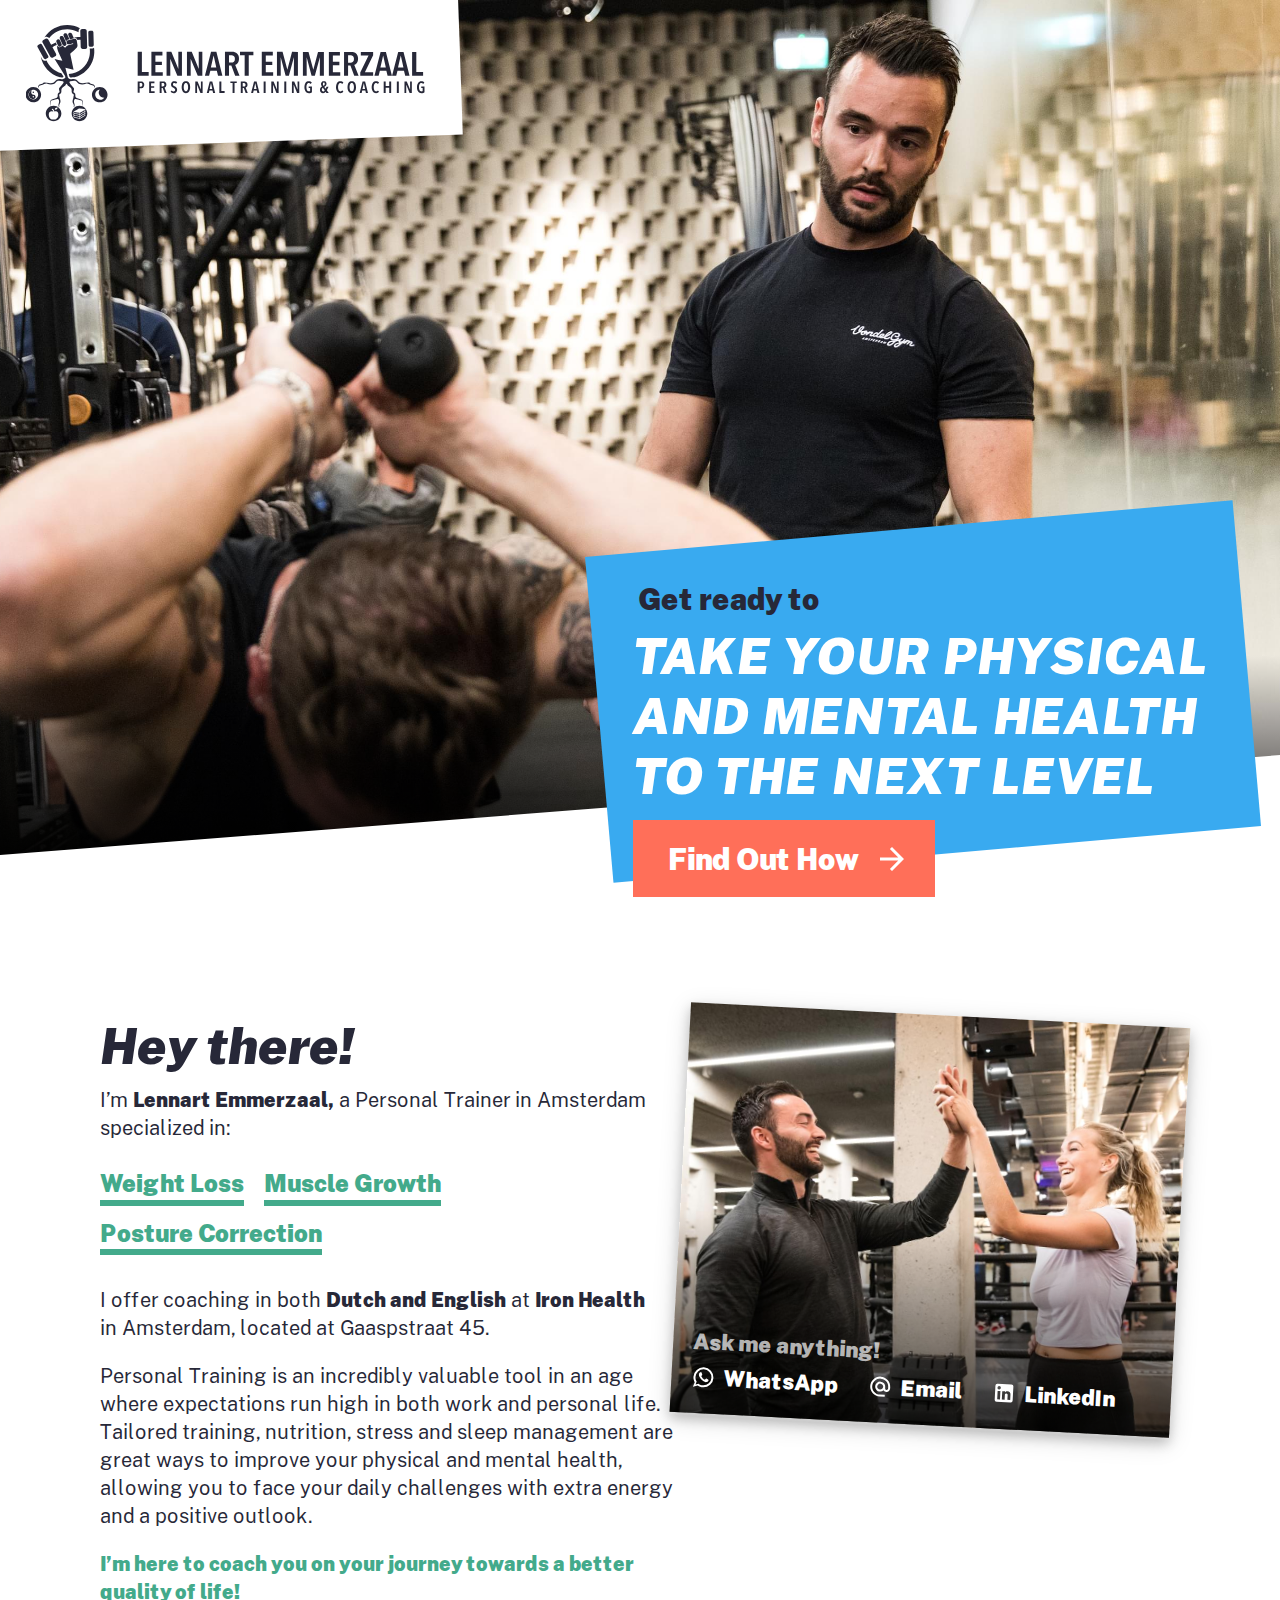
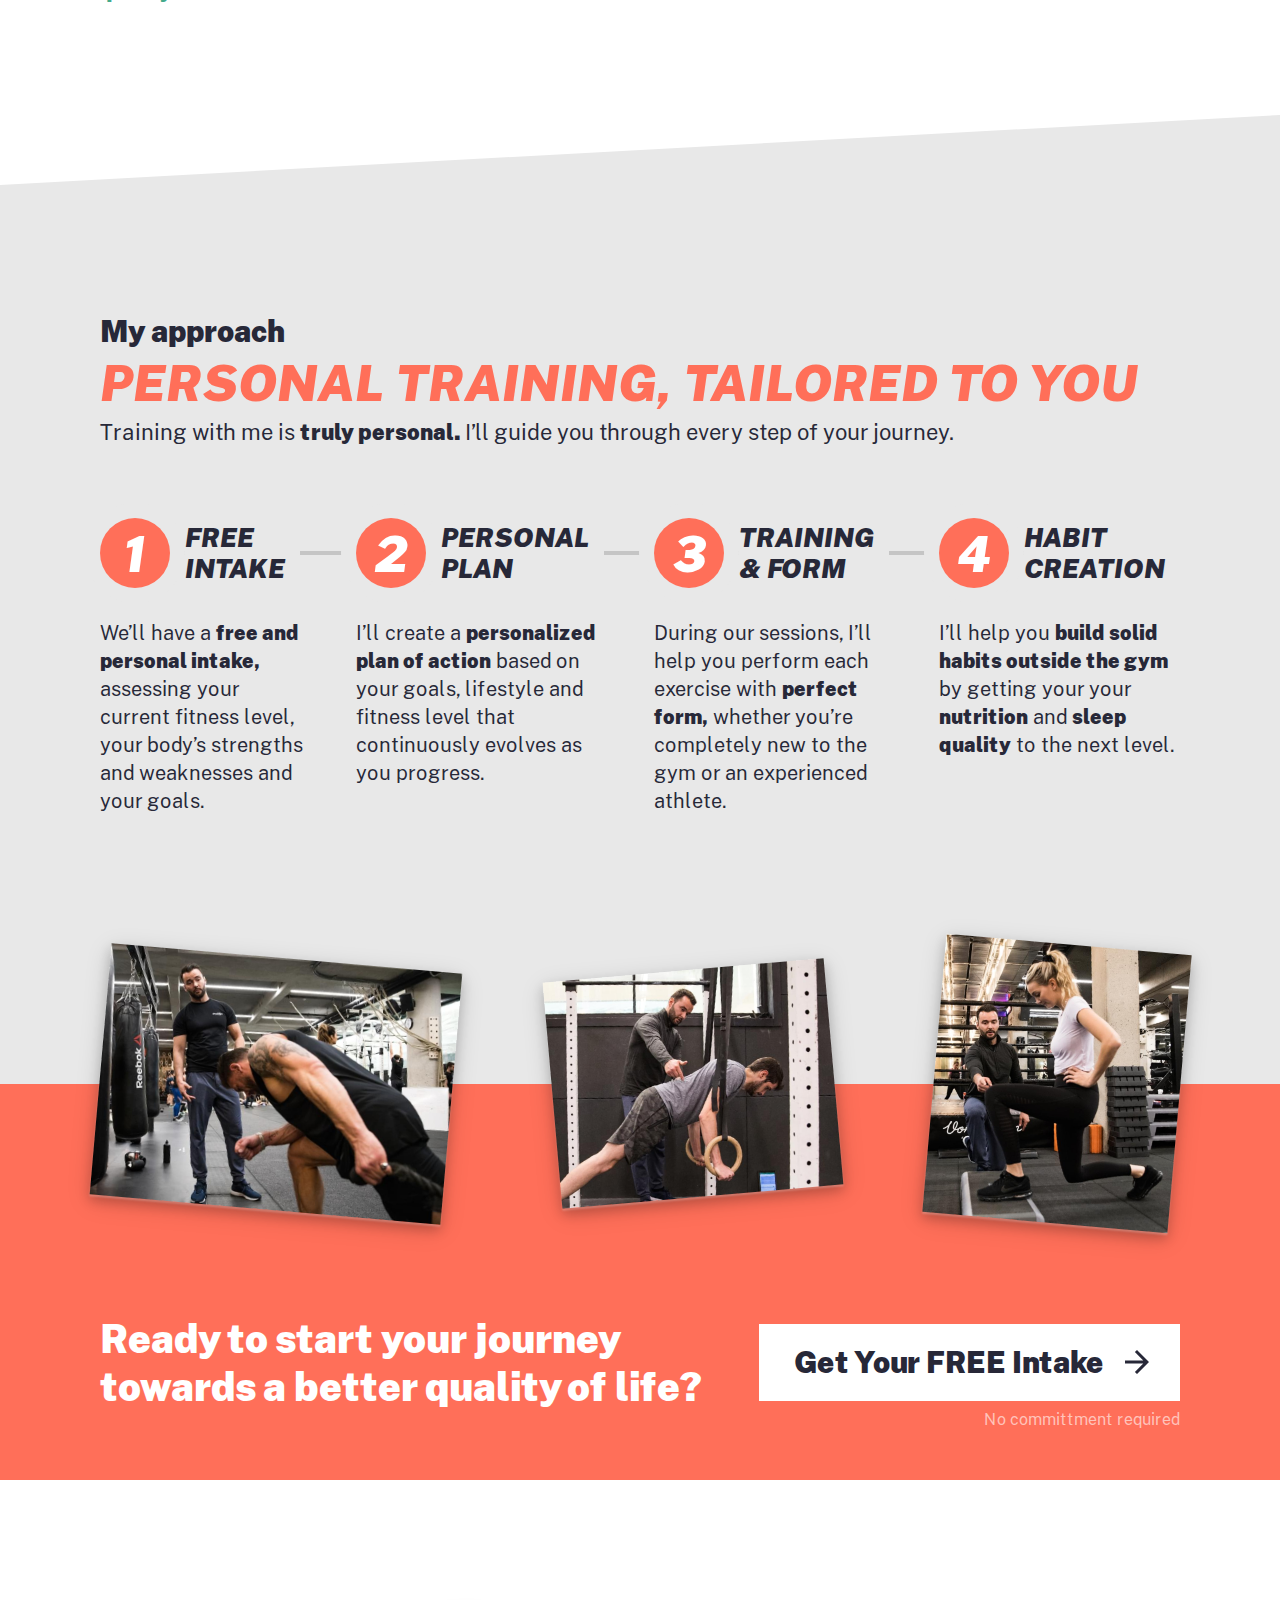
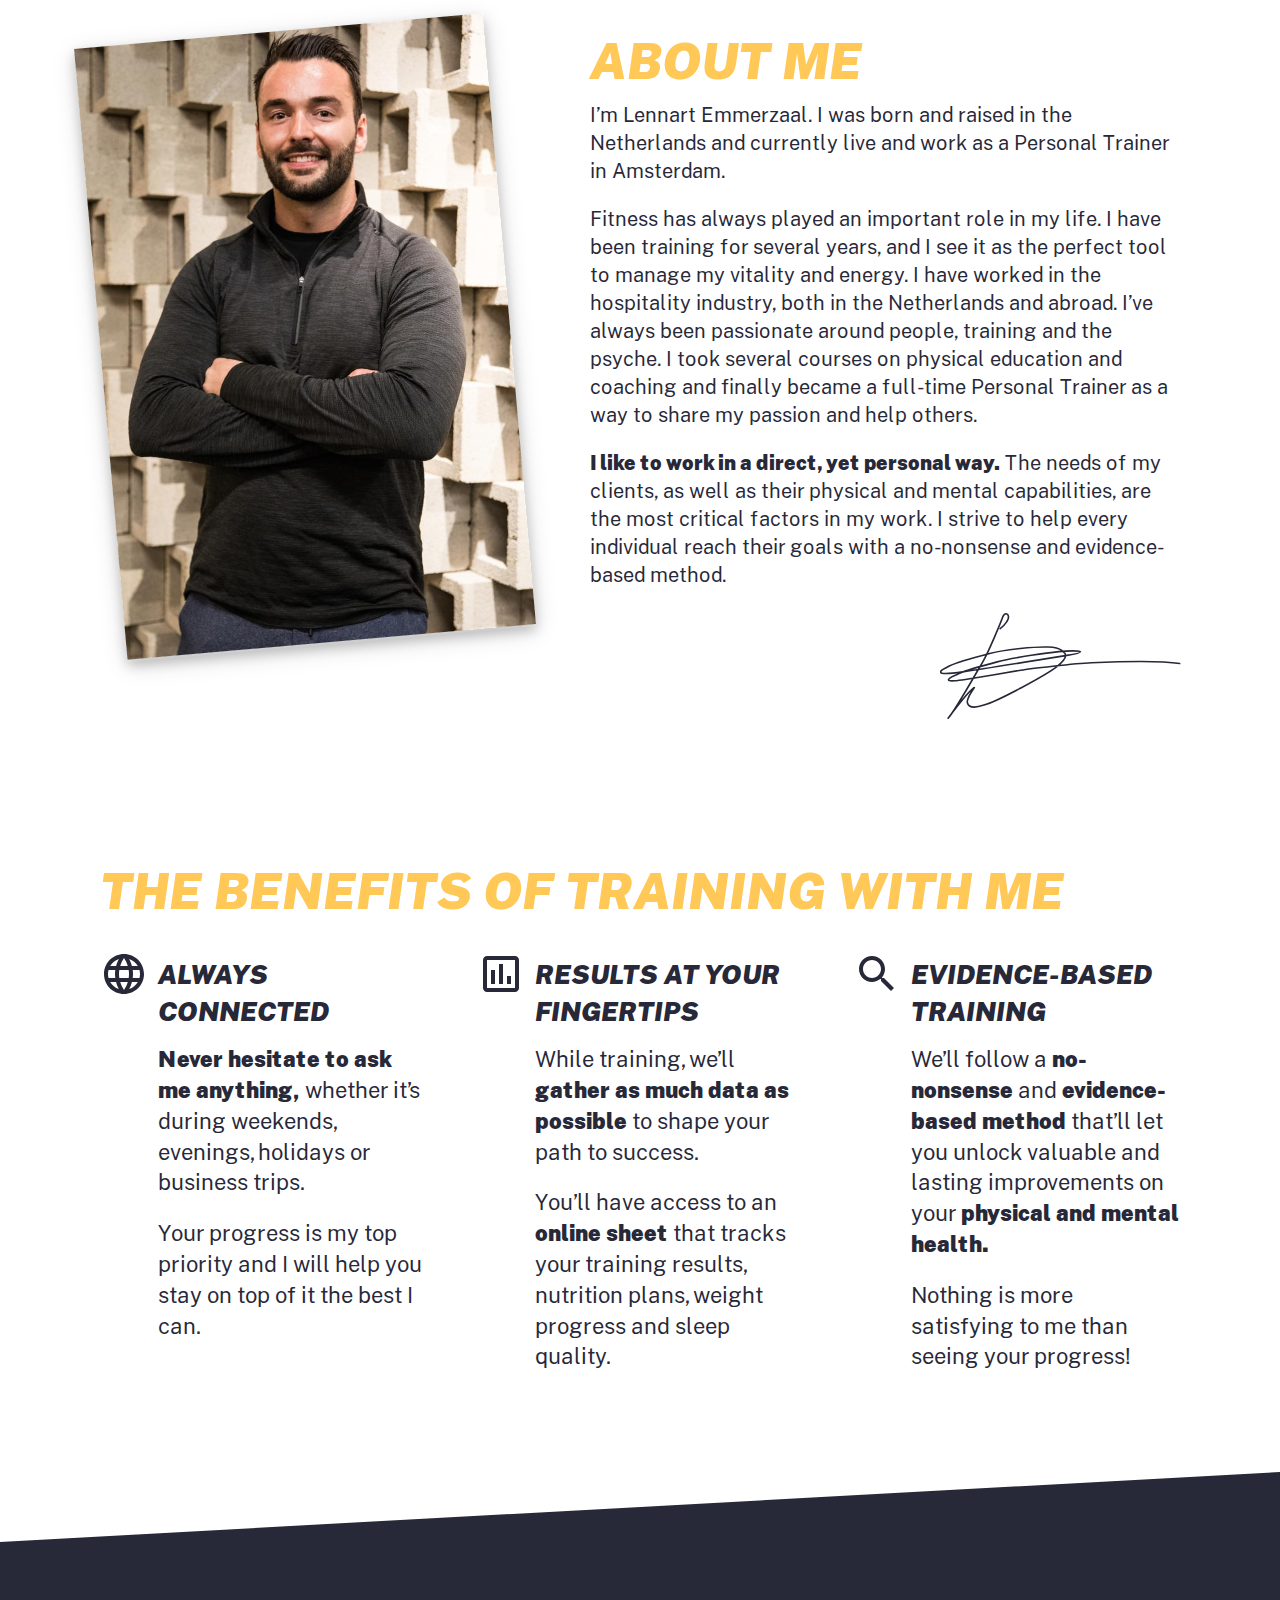
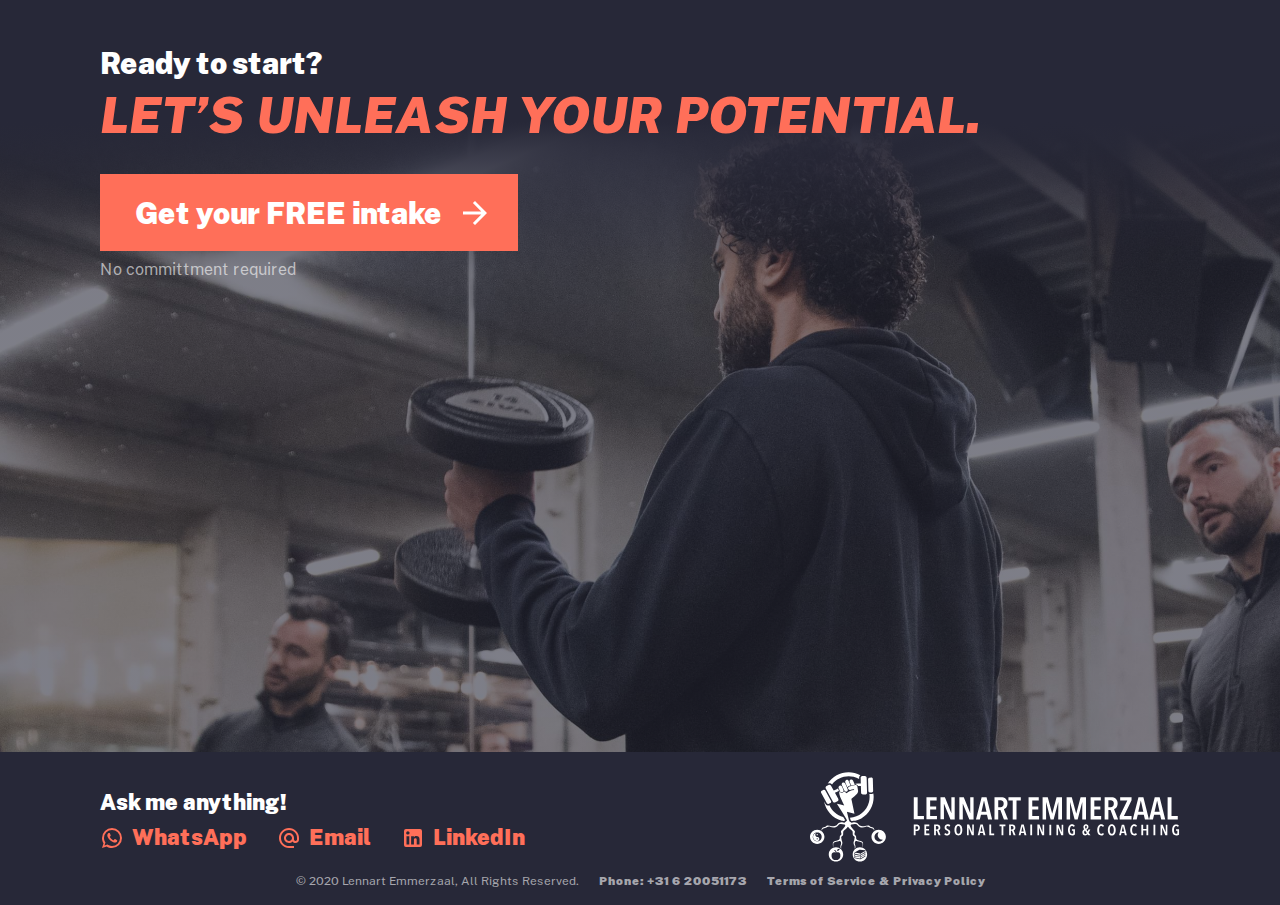
<file: index.html>
<!DOCTYPE html>
<html lang="en">
  <head>
    <meta charset="UTF-8" />
    <meta name="viewport" content="width=device-width, initial-scale=1.0" />
    <meta http-equiv="X-UA-Compatible" content="ie=edge" />
    <title>Lennart Emmerzaal — Personal Trainer & Coach in Amsterdam</title>
    <meta
      name="description"
      content="Lennart Emmerzaal is a Personal Trainer specialized in Weight Loss, Muscle Growth and Posture Correction and operating at Iron Health in Amsterdam. Sign up for a Free Intake!"
    />
    <meta
      name="keywords"
      content="personal trainer,amsterdam,iron health,training,weight loss,muscle growth,posture correction,fitness plan,gym trainer,fitness,weight training,coaching,free intake"
    />
    <script>
      (function (w, d, s, l, i) {
        w[l] = w[l] || [];
        w[l].push({ "gtm.start": new Date().getTime(), event: "gtm.js" });
        var f = d.getElementsByTagName(s)[0],
          j = d.createElement(s),
          dl = l != "dataLayer" ? "&l=" + l : "";
        j.async = true;
        j.src = "https://www.googletagmanager.com/gtm.js?id=" + i + dl;
        f.parentNode.insertBefore(j, f);
      })(window, document, "script", "dataLayer", "GTM-MBVVD8T");
    </script>
    <link rel="icon" type="image/png" href="/images/favicon.png" />
    <link rel="stylesheet" href="./style/index.css" />
    <script src="/js/index.js"></script>
    <script src="/js/cookieconsent.min.js"></script>
  </head>
  <body>
    <noscript
      ><iframe
        src="https://www.googletagmanager.com/ns.html?id=GTM-MBVVD8T"
        height="0"
        width="0"
        style="display: none; visibility: hidden"
      ></iframe
    ></noscript>
    <section class="hero">
      <a class="hero__logo-container" href="/">
        <img
          alt="Lennart Emmerzaal"
          src="/images/logo.svg"
          class="hero__logo"
        />
      </a>
      <div class="hero__blurb-container">
        <div class="hero__blurb-content">
          <div class="hero__blurb-preamble">Get ready to</div>
          <div class="hero__blurb-main">
            Take your physical and mental health to the next level
          </div>
          <a href="#approach" class="button hero__blurb-button">
            Find Out How
            <img
              src="/images/icons/arrow_forward-white.svg"
              class="button__icon"
            />
          </a>
        </div>
      </div>
      <!-- 
      <input type="checkbox" class="hero__nav-toggle" />
      <div class="hero__nav-container">
        <div class="hero__nav-item hero__nav-item--current">
          <a href="/">
            <img src="/images/icons/home-white.svg" alt="Home" />
          </a>
        </div>
        <div class="hero__nav-item">
          <a href="/in-person-training.html">In-person training</a>
        </div>
        <div class="hero__nav-item">
          <a href="/online-training.html">Online training</a>
        </div>
      </div>
      -->
      <div class="hero__backdrop-container hero__backdrop-container--animated">
        <div class="hero__backdrop"></div>
      </div>
    </section>
    <main class="intro">
      <aside class="intro__visual">
        <img
          src="images/photography/intro photo.jpg"
          alt=""
          class="intro__photo"
        />

        <div class="ama intro__ama">
          <div class="ama__explainer">Ask me anything!</div>
          <div class="ama__options">
            <a
              href="https://wa.me/31620051173?text=Hey%20Lennart"
              target="_blank"
              class="ama__option"
            >
              <img
                src="/images/icons/whatsapp-white.svg"
                alt=""
                class="ama__option-icon"
              />WhatsApp
            </a>
            <a
              href="mailto:lennart.emmerzaal@gmail.com?subject=Inquiry&body=Hey%20Lennart"
              target="_blank"
              class="ama__option"
            >
              <img
                src="/images/icons/at-white.svg"
                alt=""
                class="ama__option-icon"
              />Email
            </a>
            <a
              href="https://nl.linkedin.com/in/lennart-emmerzaal-549878171"
              target="_blank"
              class="ama__option"
            >
              <img
                src="/images/icons/linkedin-white.svg"
                alt=""
                class="ama__option-icon"
              />LinkedIn
            </a>
          </div>
        </div>
      </aside>
      <div class="intro__textual">
        <div class="intro__title">Hey there!</div>

        <div class="intro__content">
          <h1 class="intro__first">
            I’m <strong>Lennart Emmerzaal,</strong> a Personal Trainer in
            Amsterdam specialized&nbsp;in:
            <span class="intro__specialties">
              <span class="intro__specialty">Weight Loss</span
              ><span class="intro__specialty-separator">, </span>
              <span class="intro__specialty">Muscle Growth</span
              ><span class="intro__specialty-separator"> and </span>
              <span class="intro__specialty">Posture Correction</span>
            </span>
          </h1>

          <p>
            I offer coaching in both <strong>Dutch and English</strong> at
            <strong>Iron Health</strong>
            in&nbsp;Amsterdam, located at Gaaspstraat 45.
          </p>

          <p>
            Personal Training is an incredibly valuable tool in an age where
            expectations run high in both work and personal life. Tailored
            training, nutrition, stress and sleep management are great ways to
            improve your physical and mental health, allowing you to face your
            daily challenges with extra energy and a positive outlook.
          </p>

          <p class="intro__assertion">
            I’m here to coach you on your journey towards a better quality of
            life!
          </p>
        </div>
      </div>
    </main>
    <section id="approach" class="approach">
      <div class="approach__explainer">
        <div class="pre-title">My approach</div>
        <h2 class="approach__title">Personal training, tailored to you</h2>
        <div class="post-title">
          Training with me is <strong>truly personal.</strong> I’ll guide you
          through every step of your journey.
        </div>

        <div class="approach__steps">
          <div class="approach__step">
            <div class="approach__step-header">
              <div class="approach__step-number">1</div>
              <div class="approach__step-title">Free <br />Intake</div>
            </div>
            <div class="approach__step-content">
              We’ll have a <strong>free and personal intake,</strong> assessing
              your current fitness level, your body’s strengths and weaknesses
              and your goals.
            </div>
          </div>
          <div class="approach__step">
            <div class="approach__step-header">
              <div class="approach__step-number">2</div>
              <div class="approach__step-title">Personal <br />Plan</div>
            </div>
            <div class="approach__step-content">
              I’ll create a <strong>personalized plan of action</strong> based
              on your goals, lifestyle and fitness level that continuously
              evolves as you progress.
            </div>
          </div>
          <div class="approach__step">
            <div class="approach__step-header">
              <div class="approach__step-number">3</div>
              <div class="approach__step-title">Training <br />&amp; Form</div>
            </div>
            <div class="approach__step-content">
              During our sessions, I’ll help you perform each exercise with
              <strong>perfect form,</strong> whether you’re completely new to
              the gym or an experienced athlete.
            </div>
          </div>
          <div class="approach__step">
            <div class="approach__step-header">
              <div class="approach__step-number">4</div>
              <div class="approach__step-title">Habit <br />Creation</div>
            </div>
            <div class="approach__step-content">
              I’ll help you
              <strong>build solid habits outside the gym</strong> by getting
              your your <strong>nutrition</strong> and
              <strong>sleep quality</strong> to the next level.
            </div>
          </div>
        </div>
      </div>

      <div class="approach__cta">
        <div class="approach__cta-photostrip">
          <img
            src="images/photography/approach photo 1.jpg"
            alt=""
            class="approach__cta-photostrip-photo"
          />
          <img
            src="images/photography/approach photo 2.jpg"
            alt=""
            class="approach__cta-photostrip-photo"
          />
          <img
            src="images/photography/approach photo 3.jpg"
            alt=""
            class="approach__cta-photostrip-photo"
          />
        </div>
        <div class="approach__cta-content">
          <h3 class="approach__cta-blurb">
            Ready to start your journey <br />towards a better quality of life?
          </h3>
          <div class="approach__cta-button-container">
            <a href="/intake.html" class="button button--inverted">
              Get Your FREE Intake
              <img
                src="/images/icons/arrow_forward-dark_blue.svg"
                class="button__icon"
              />
            </a>
            <div class="approach__cta-button-subtext">
              No committment required
            </div>
          </div>
        </div>
      </div>
    </section>
    <section class="about">
      <div class="about__bio">
        <img
          src="images/photography/about photo.jpg"
          alt=""
          class="about__bio-photo"
        />
        <div class="about__bio-textual">
          <h2 class="about__title">About me</h2>
          <div class="about__bio-content">
            <p>
              I’m Lennart Emmerzaal. I was born and raised in the Netherlands
              and currently live and work as a Personal Trainer in Amsterdam.
            </p>
            <p>
              Fitness has always played an important role in my life. I have
              been training for several years, and I see it as the perfect tool
              to manage my vitality and energy. I have worked in the hospitality
              industry, both in the Netherlands and abroad. I’ve always been
              passionate around people, training and the psyche. I took several
              courses on physical education and coaching and finally became a
              full-time Personal Trainer as a way to share my passion and help
              others.
            </p>
            <p>
              <strong>I like to work in a direct, yet personal way.</strong> The
              needs of my clients, as well as their physical and mental
              capabilities, are the most critical factors in my work. I strive
              to help every individual reach their goals with a no-nonsense and
              evidence-based method.
            </p>

            <img
              src="/images/signature.svg"
              alt="—Lennart Emmerzaal"
              class="about__bio-signature"
            />
          </div>
        </div>
      </div>
      <div class="about__benefits">
        <h2 class="about__benefits-title">The benefits of training with me</h2>
        <div class="about__benefits-container">
          <div class="benefit">
            <img src="/images/icons/language.svg" alt="" class="benefit-icon" />
            <div class="benefit-content">
              <div class="benefit-title">Always<br />connected</div>
              <div class="benefit-description">
                <p>
                  <strong>Never hesitate to ask me anything,</strong> whether
                  it’s during weekends, evenings, holidays or business trips.
                </p>
                <p>
                  Your progress is my top priority and I will help you stay on
                  top of it the best I can.
                </p>
              </div>
            </div>
          </div>
          <div class="benefit">
            <img src="/images/icons/poll.svg" alt="" class="benefit-icon" />
            <div class="benefit-content">
              <div class="benefit-title">Results at your<br />fingertips</div>
              <div class="benefit-description">
                <p>
                  While training, we’ll
                  <strong>gather as much data as possible</strong> to shape your
                  path to success.
                </p>
                <p>
                  You’ll have access to an <strong>online sheet</strong> that
                  tracks your training results, nutrition plans, weight progress
                  and sleep quality.
                </p>
              </div>
            </div>
          </div>
          <div class="benefit">
            <img src="/images/icons/search.svg" alt="" class="benefit-icon" />
            <div class="benefit-content">
              <div class="benefit-title">Evidence-based<br />training</div>
              <div class="benefit-description">
                <p>
                  We’ll follow a <strong>no-nonsense</strong> and
                  <strong>evidence-based method</strong> that’ll let you unlock
                  valuable and lasting improvements on your
                  <strong>physical and mental health.</strong>
                </p>
                <p>
                  Nothing is more satisfying to me than seeing your progress!
                </p>
              </div>
            </div>
          </div>
        </div>
      </div>
    </section>
    <section class="closing-cta">
      <div class="pre-title closing-cta__pre-title">Ready to start?</div>
      <h2 class="closing-cta__title">Let’s Unleash your potential.</h2>
      <a href="/intake.html" class="button closing-cta__button">
        Get your FREE intake
        <img src="/images/icons/arrow_forward-white.svg" class="button__icon" />
      </a>
      <div class="closing-cta__button-subtext">No committment required</div>
    </section>
    <footer class="footer">
      <div class="footer__upper">
        <div class="ama ama--red footer__ama">
          <div class="ama__explainer">Ask me anything!</div>
          <div class="ama__options">
            <a
              href="https://wa.me/31620051173?text=Hey%20Lennart"
              target="_blank"
              class="ama__option"
            >
              <img
                src="/images/icons/whatsapp-red.svg"
                alt=""
                class="ama__option-icon"
              />WhatsApp
            </a>
            <a
              href="mailto:lennart.emmerzaal@gmail.com?subject=Inquiry&body=Hey%20Lennart"
              target="_blank"
              class="ama__option"
            >
              <img
                src="/images/icons/at-red.svg"
                alt=""
                class="ama__option-icon"
              />Email
            </a>
            <a
              href="https://nl.linkedin.com/in/lennart-emmerzaal-549878171"
              target="_blank"
              class="ama__option"
            >
              <img
                src="/images/icons/linkedin-red.svg"
                alt=""
                class="ama__option-icon"
              />LinkedIn
            </a>
          </div>
        </div>
        <div class="footer__attribution">
          <img
            alt=""
            src="/images/logo-smaller-white.svg"
            class="footer__attribution-logo"
          />
        </div>
      </div>
      <div class="footer__lower">
        <span>&copy; 2020 Lennart Emmerzaal, All Rights Reserved.</span>
        <a href="#" class="js__phone-number"></a>
        <a href="/terms.html">Terms of Service & Privacy Policy</a>
      </div>
    </footer>
  </body>
</html>
</file>
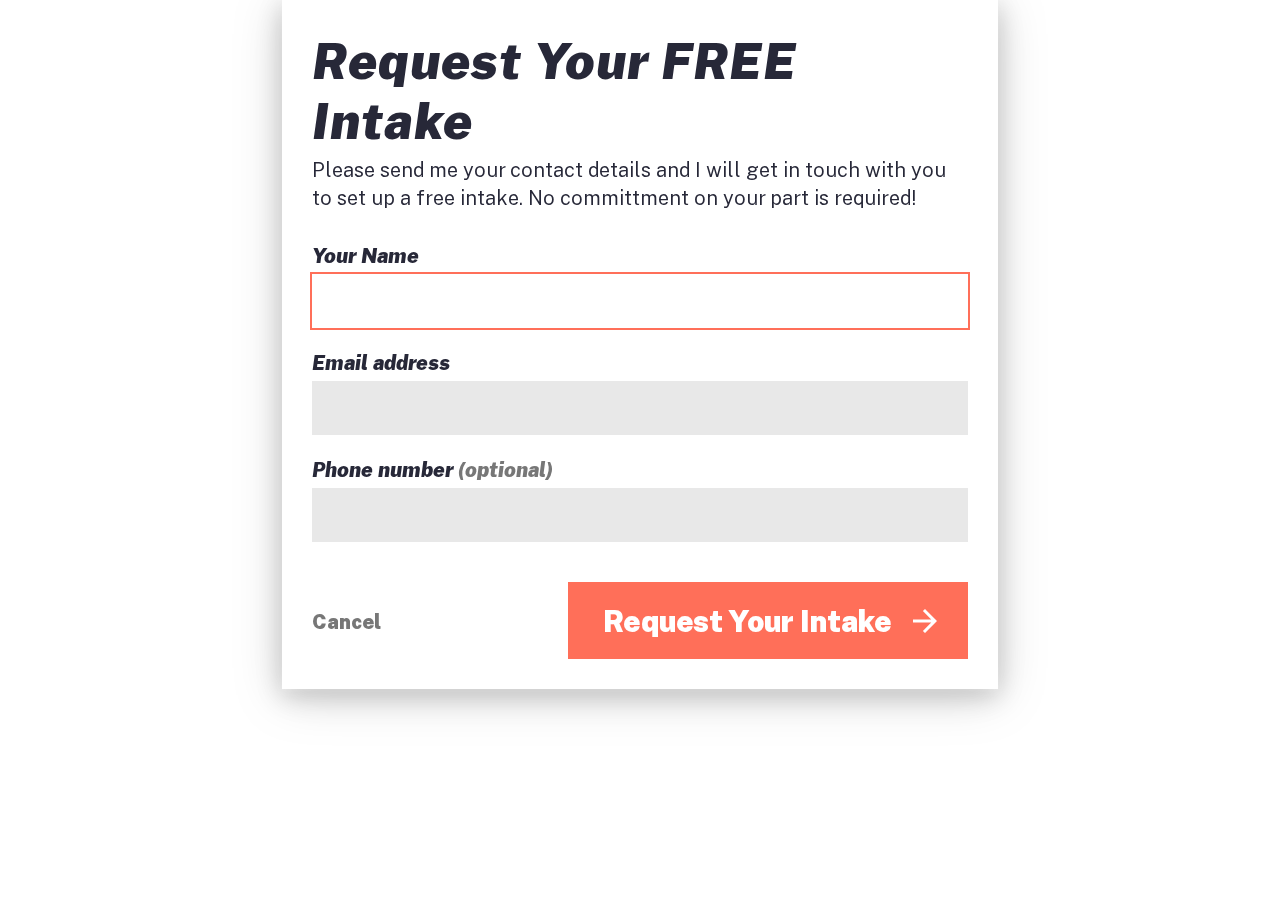
<file: intake.html>
<!DOCTYPE html>
<html lang="en">
  <head>
    <meta charset="UTF-8" />
    <meta name="viewport" content="width=device-width, initial-scale=1.0" />
    <meta http-equiv="X-UA-Compatible" content="ie=edge" />
    <title>Lennart Emmerzaal — Personal Trainer & Coach in Amsterdam</title>
    <meta
      name="description"
      content="Lennart Emmerzaal is a Personal Trainer specialized in Weight Loss, Muscle Growth and Posture Correction and operating at Iron Health in Amsterdam. Sign up for a Free Intake!"
    />
    <meta
      name="keywords"
      content="personal trainer,amsterdam,iron health,training,weight loss,muscle growth,posture correction,fitness plan,gym trainer,fitness,weight training,coaching,free intake"
    />
    <script>
      (function (w, d, s, l, i) {
        w[l] = w[l] || [];
        w[l].push({ "gtm.start": new Date().getTime(), event: "gtm.js" });
        var f = d.getElementsByTagName(s)[0],
          j = d.createElement(s),
          dl = l != "dataLayer" ? "&l=" + l : "";
        j.async = true;
        j.src = "https://www.googletagmanager.com/gtm.js?id=" + i + dl;
        f.parentNode.insertBefore(j, f);
      })(window, document, "script", "dataLayer", "GTM-MBVVD8T");
    </script>
    <link rel="icon" type="image/png" href="/images/favicon.png" />
    <link rel="stylesheet" href="./style/index.css" />
    <script src="/js/index.js"></script>
    <script src="/js/cookieconsent.min.js"></script>
  </head>
  <body class="intake-form-page">
    <div class="intake-form" id="intake-form">
      <div class="intake-form__content">
        <h1 class="intake-form__title js__hide-on-form-success">
          Request Your FREE Intake
        </h1>
        <p class="intake-form__post-title js__hide-on-form-success">
          Please send me your contact details and I will get in touch with you
          to set up a free intake. No committment on your part is required!
        </p>

        <iframe
          name="form-submit-trap-iframe"
          id="form-submit-trap-iframe"
          class="form-submit-trap-iframe"
        ></iframe>

        <form
          id="contact-form"
          action="https://docs.google.com/forms/d/e/1FAIpQLSdIHSLEdJG1GYjDgbjNjqpBfJ1ediT4SlawhRSn2L05R6h4Bw/formResponse"
          method="POST"
          class="js__hide-on-form-success"
        >
          <div class="form-field">
            <label for="name">Your Name</label>
            <input
              id="name"
              type="text"
              autocomplete="off"
              tabindex="0"
              aria-label="Your Name"
              name="entry.971179927"
              value=""
              required=""
              dir="auto"
              autofocus
            />
          </div>

          <div class="form-field">
            <label for="email">Email address</label>
            <input
              id="email"
              type="text"
              autocomplete="off"
              tabindex="0"
              aria-label="Your Email Address"
              name="entry.978300160"
              value=""
              required=""
              dir="auto"
            />
          </div>

          <div class="form-field">
            <label for="number">Phone number <span>(optional)</span></label>
            <input
              id="number"
              type="text"
              autocomplete="off"
              tabindex="0"
              aria-label="Your Phone Number (optional)"
              name="entry.1970378409"
              value=""
              dir="auto"
            />
          </div>

          <div class="intake-form__actions">
            <a href="/" class="intake-form__cancel-button">Cancel</a>

            <button type="submit" class="button intake-form__submit-button">
              Request Your Intake
              <img
                src="/images/icons/arrow_forward-white.svg"
                class="button__icon"
              />
            </button>
          </div>
        </form>

        <div class="form-submit-success form-submit-success--hidden">
          <h3 class="form-submit-success__title">Thank you!</h3>
          <div class="post-title">
            Your information has been submitted successfully. <br />
            <strong> I will get in touch with you shortly! </strong>
          </div>

          <a href="/" class="button form-submit-success__button"
            >Done
            <img
              src="/images/icons/arrow_forward-white.svg"
              class="button__icon"
            />
          </a>
        </div>
      </div>
    </div>
  </body>
</html>
</file>
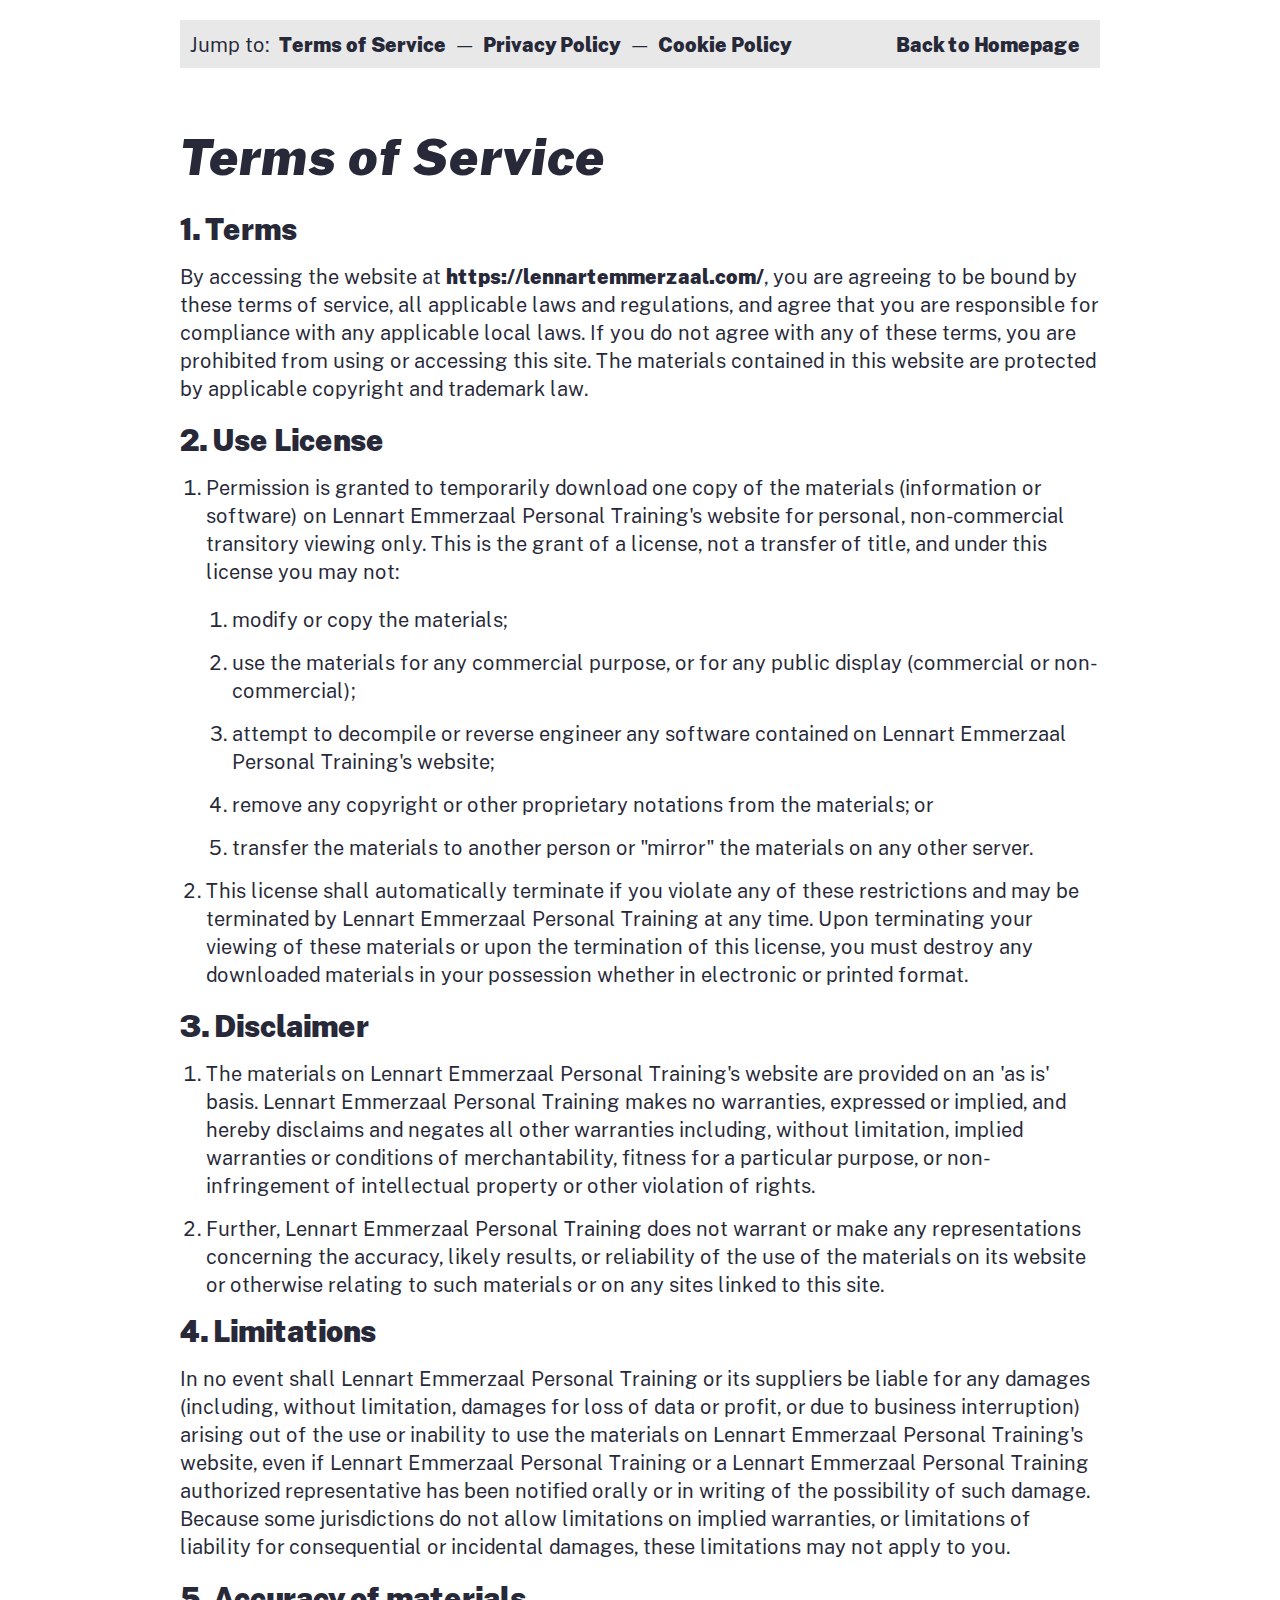
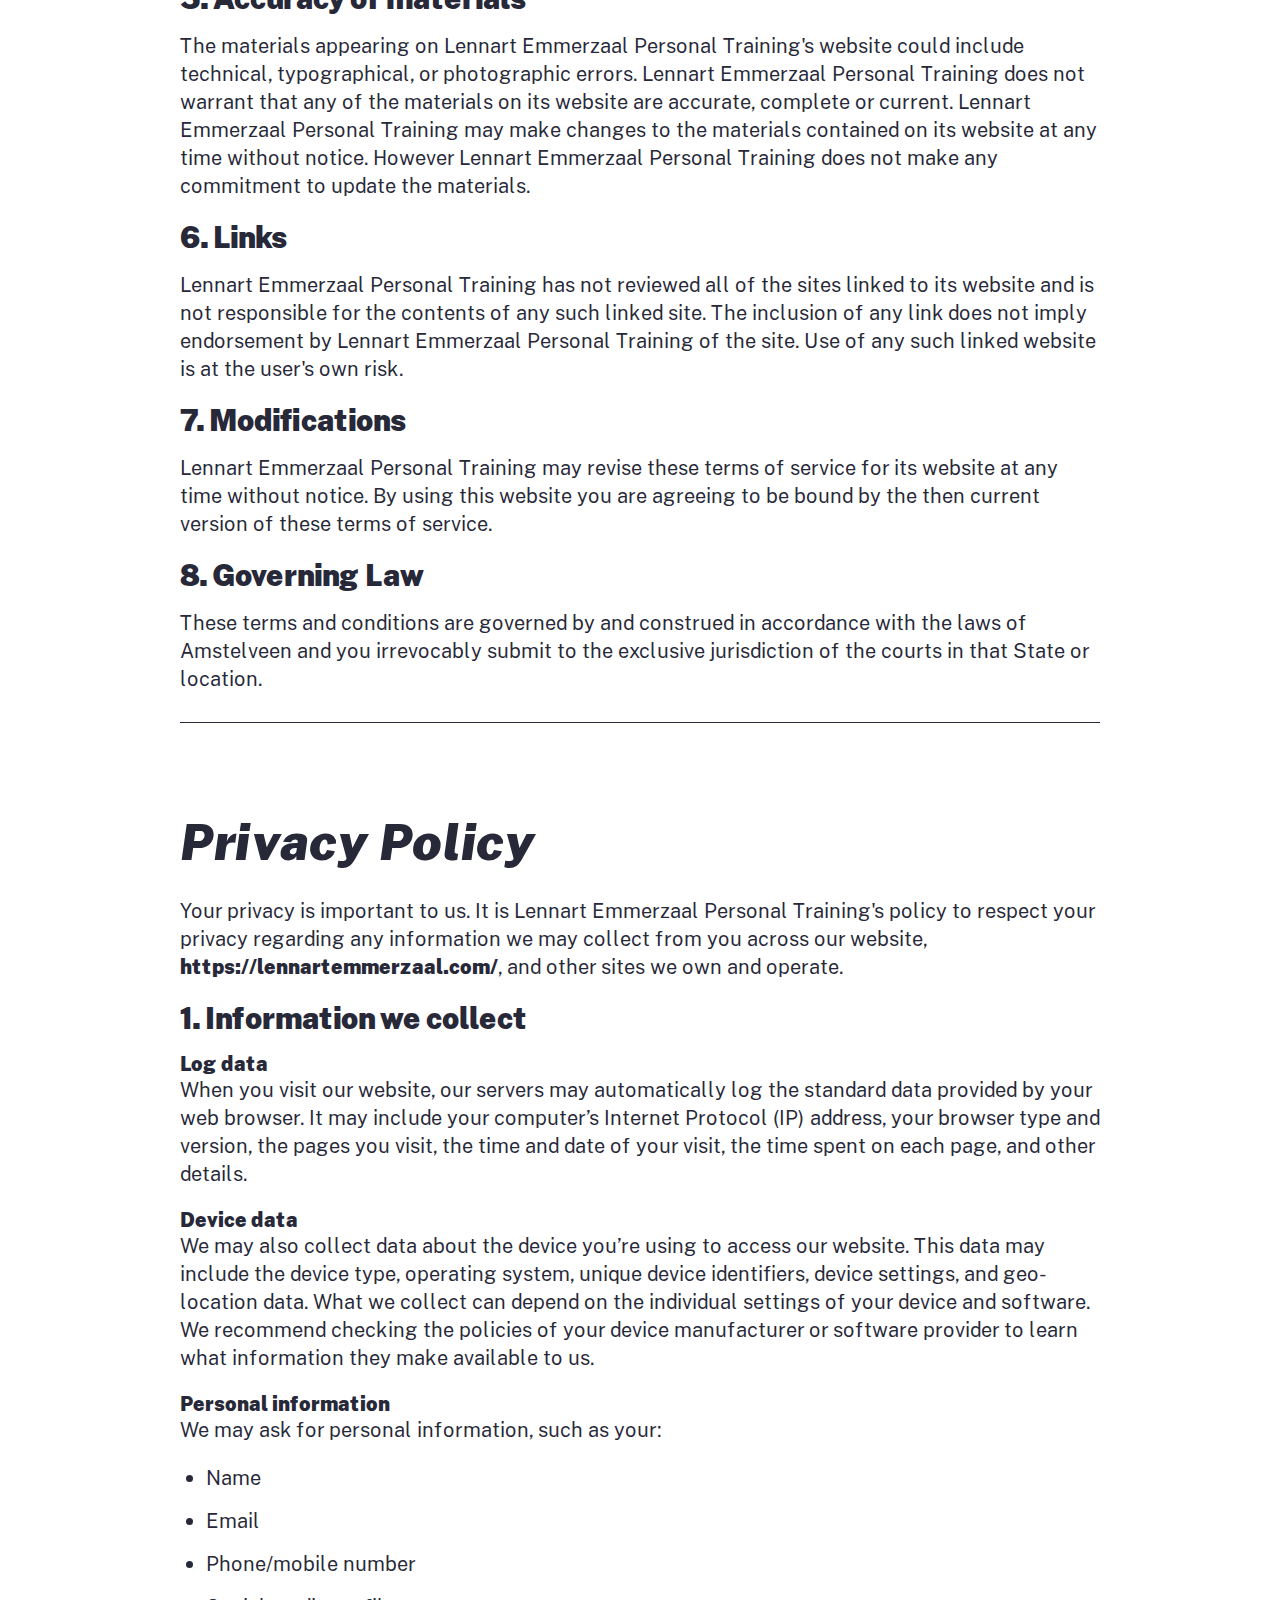
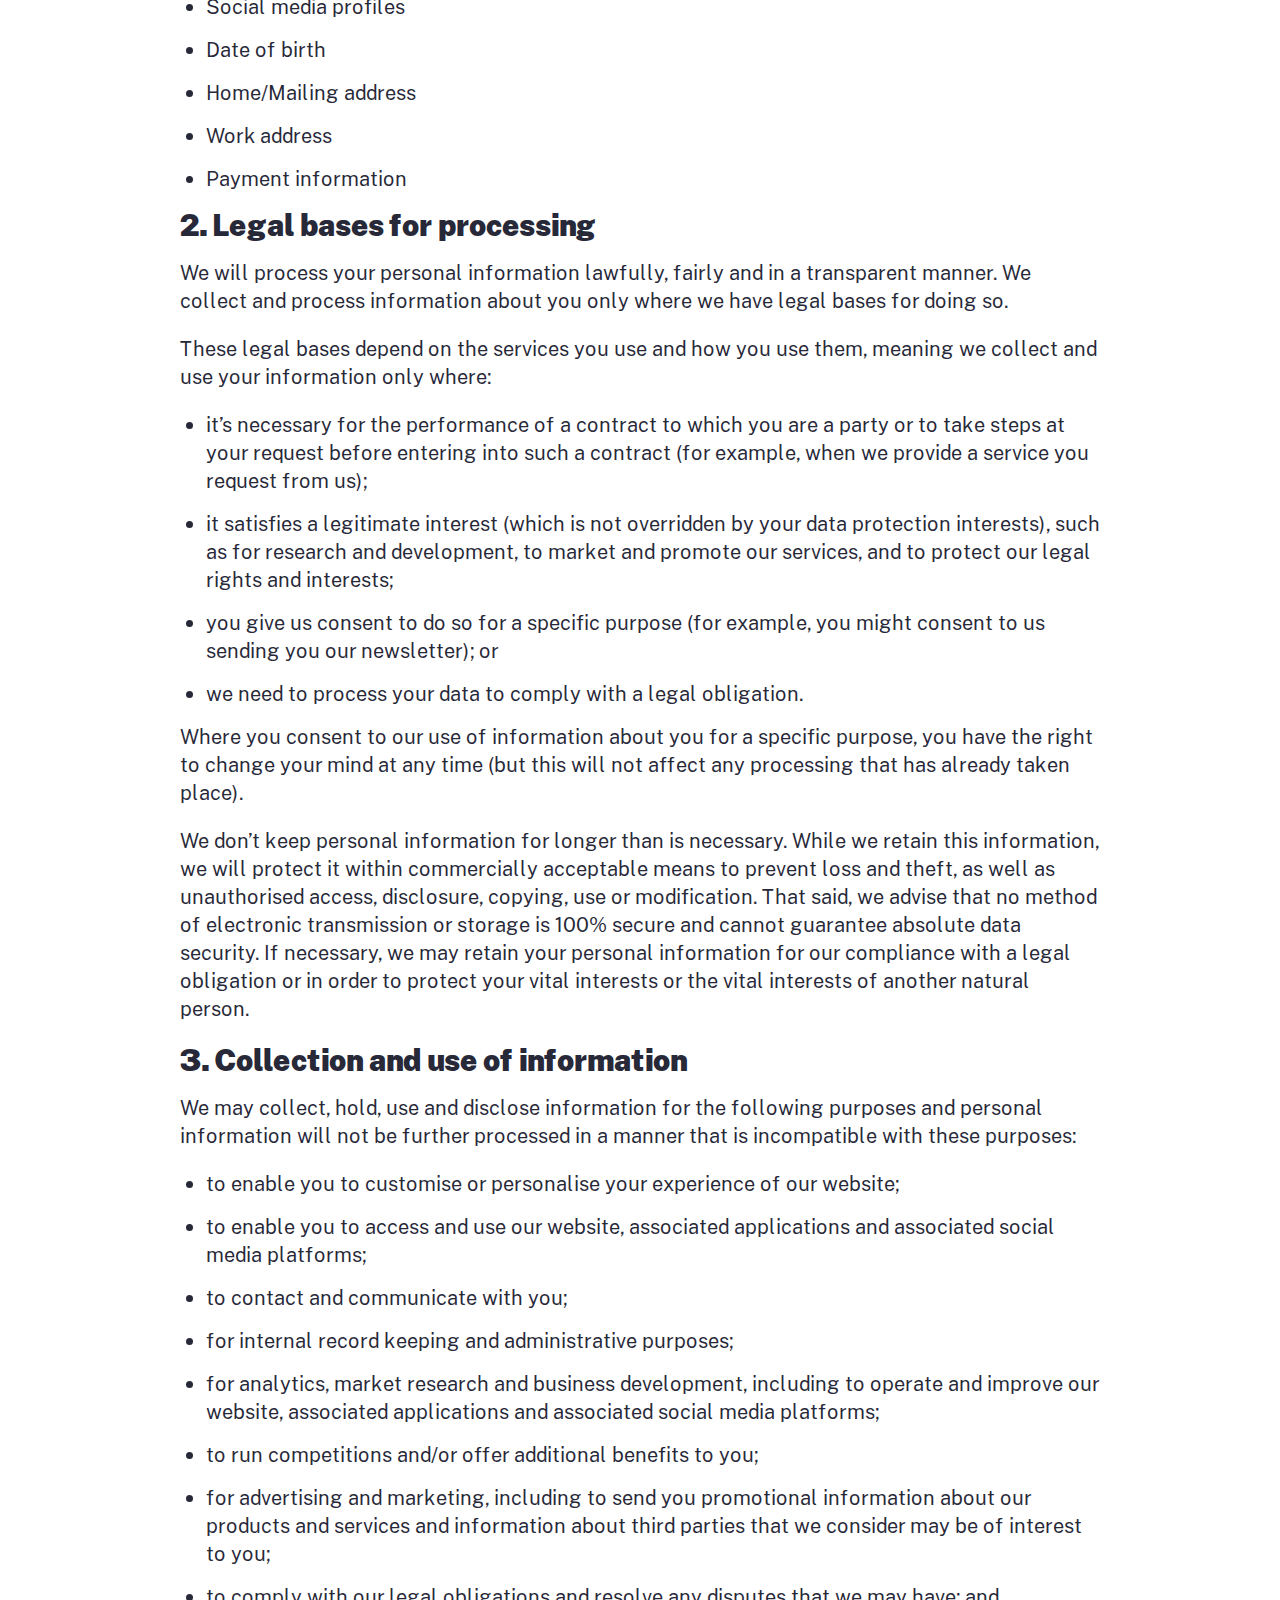
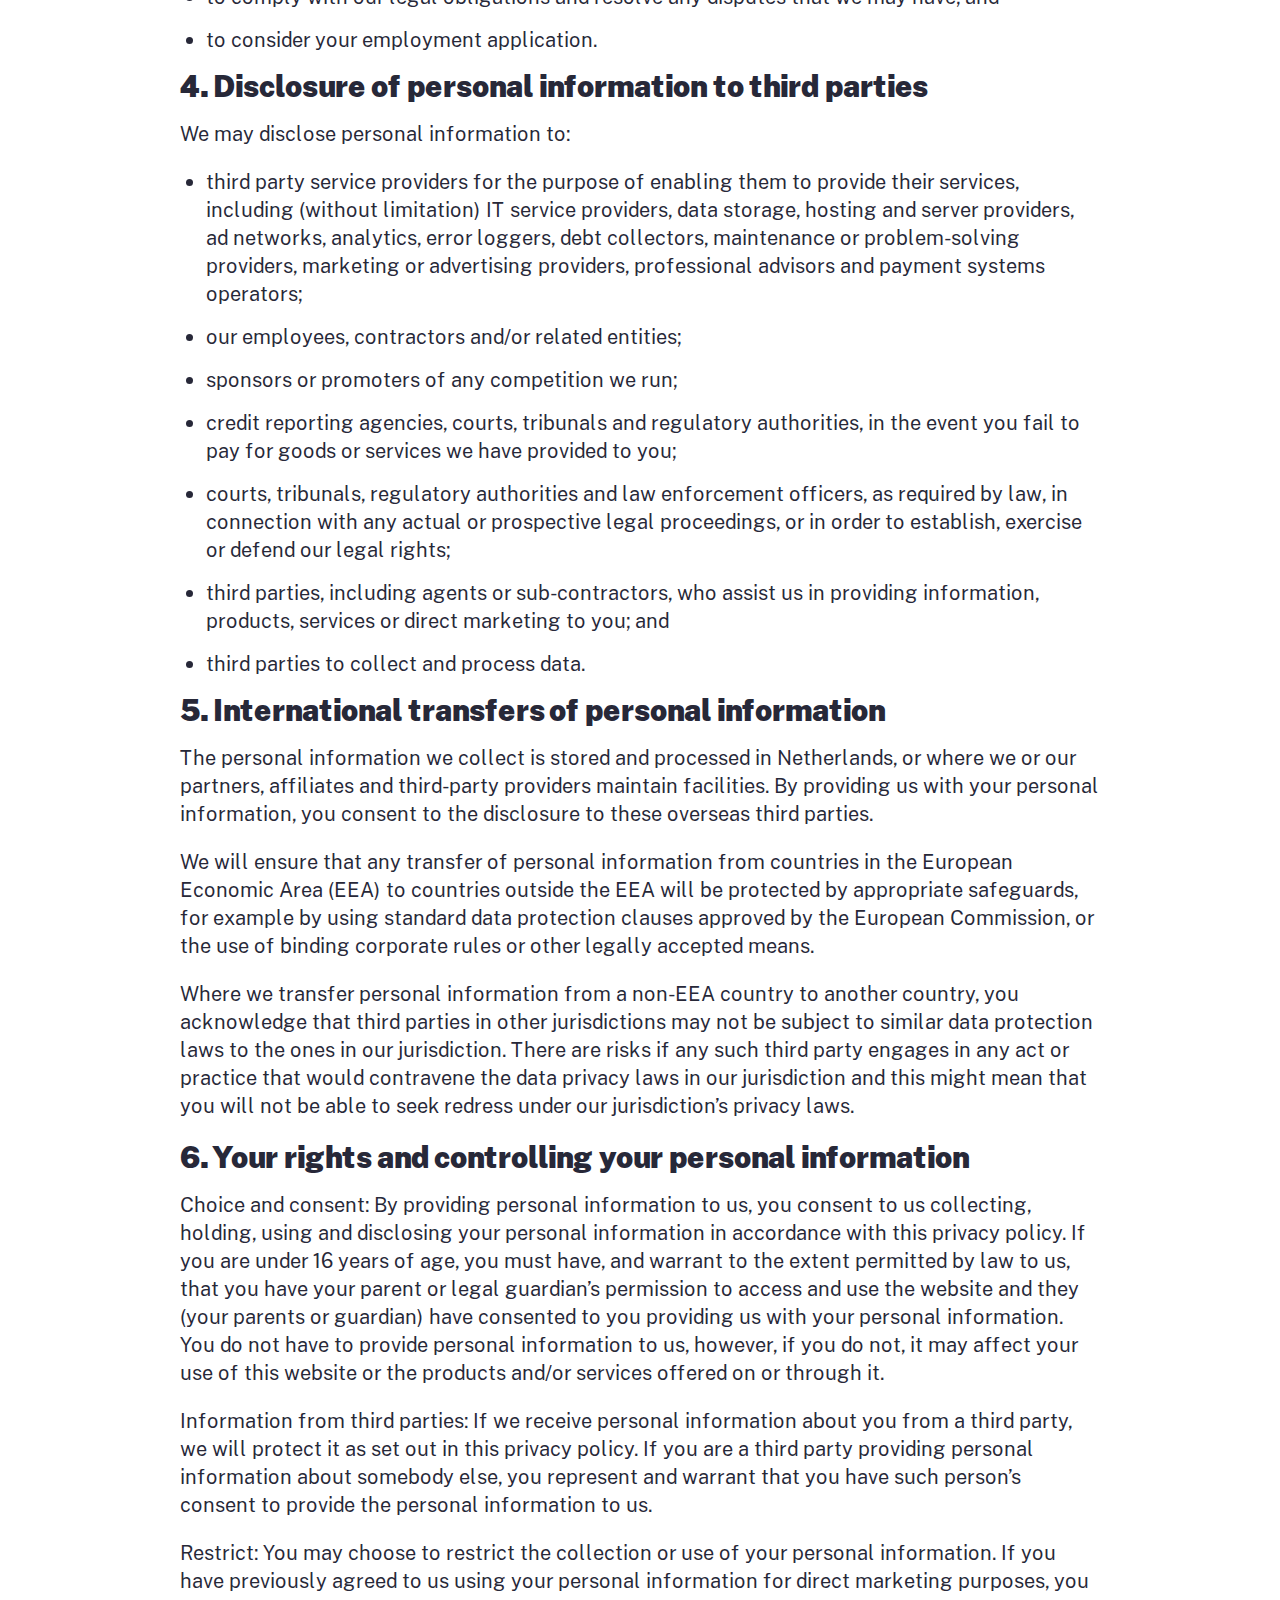
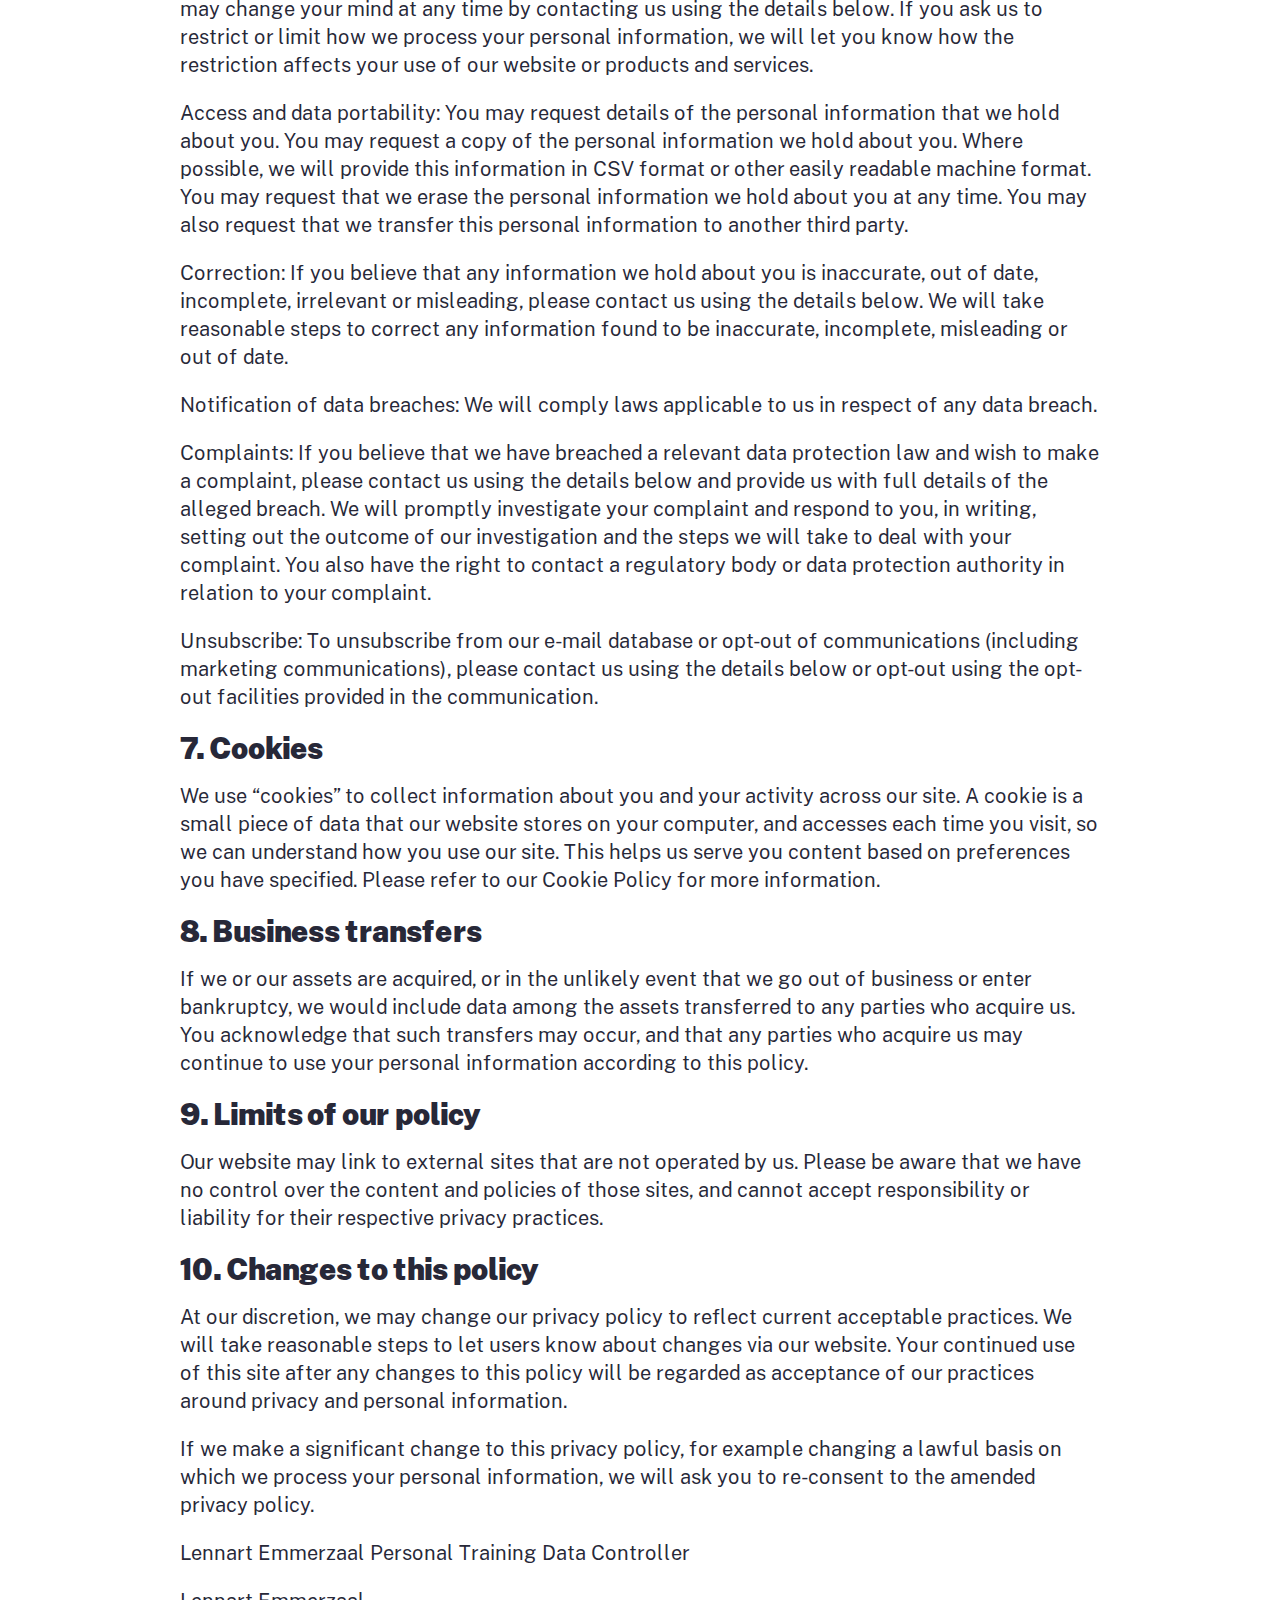
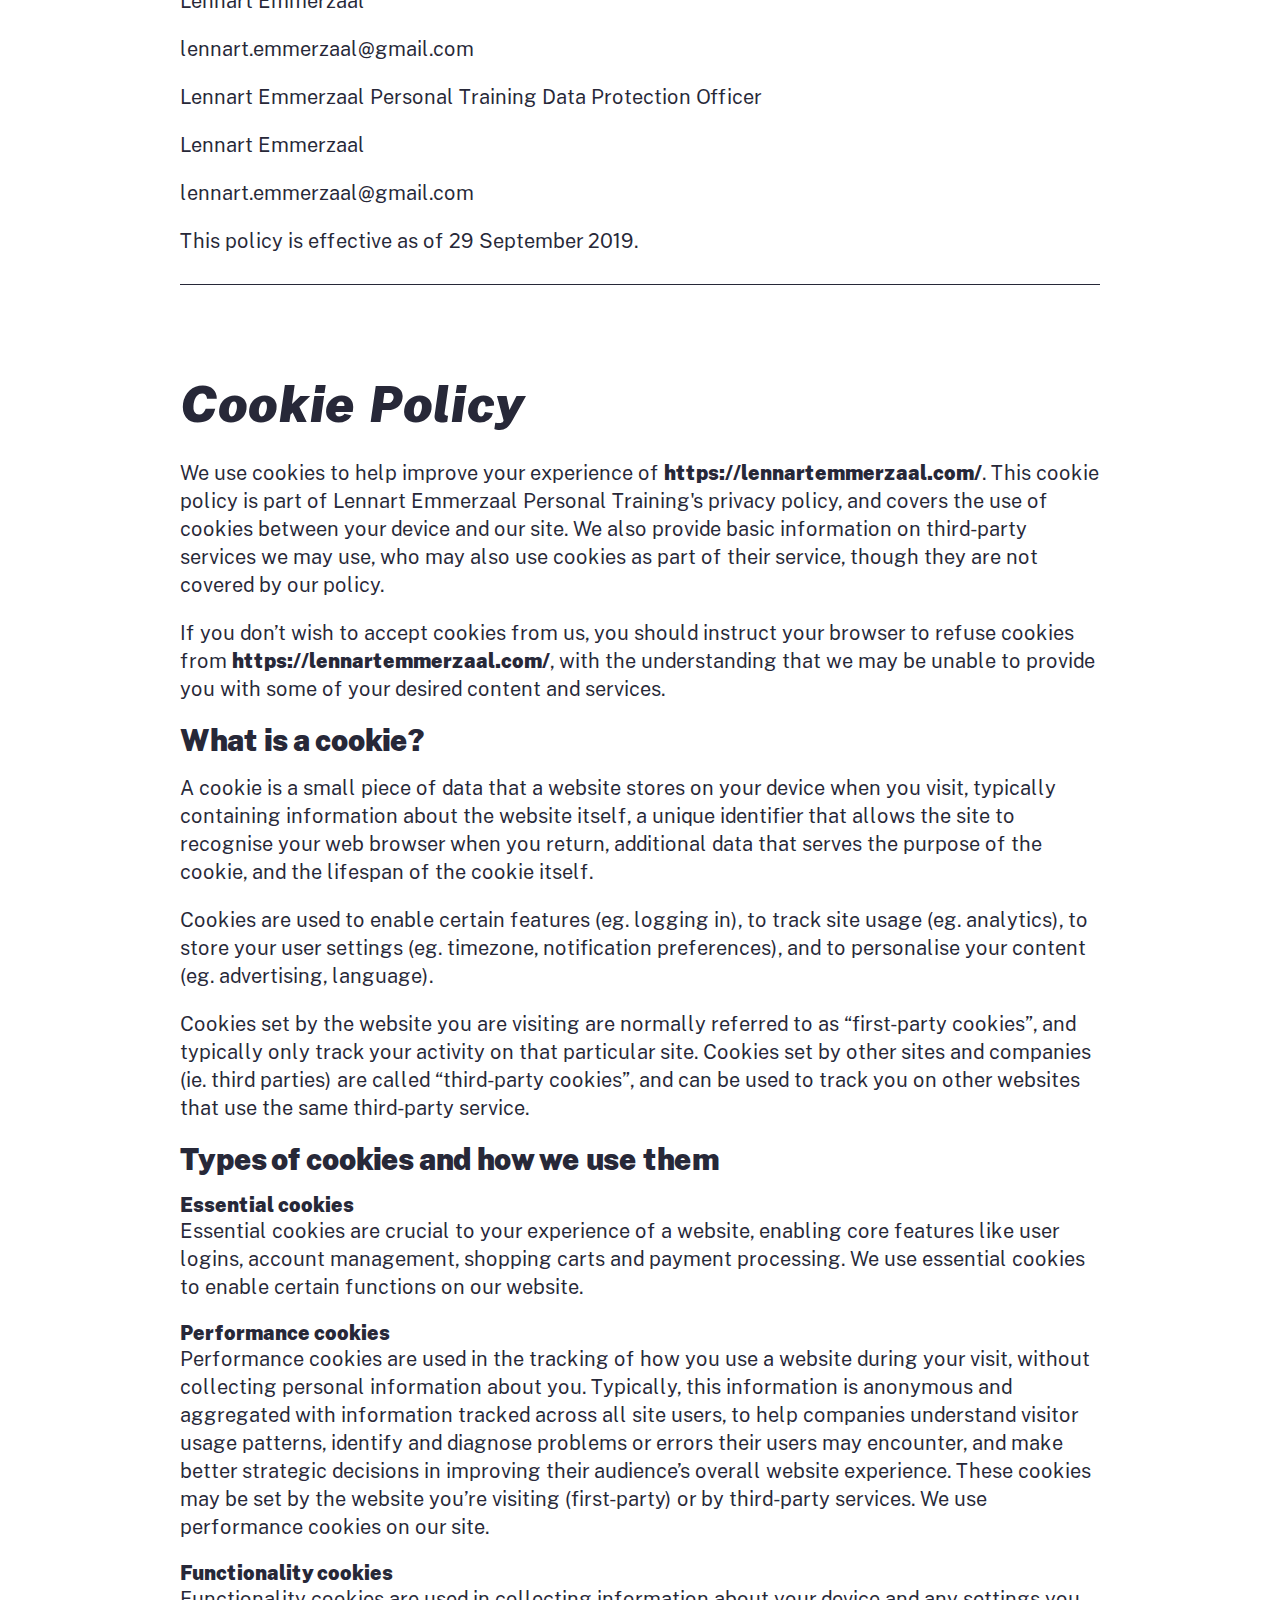
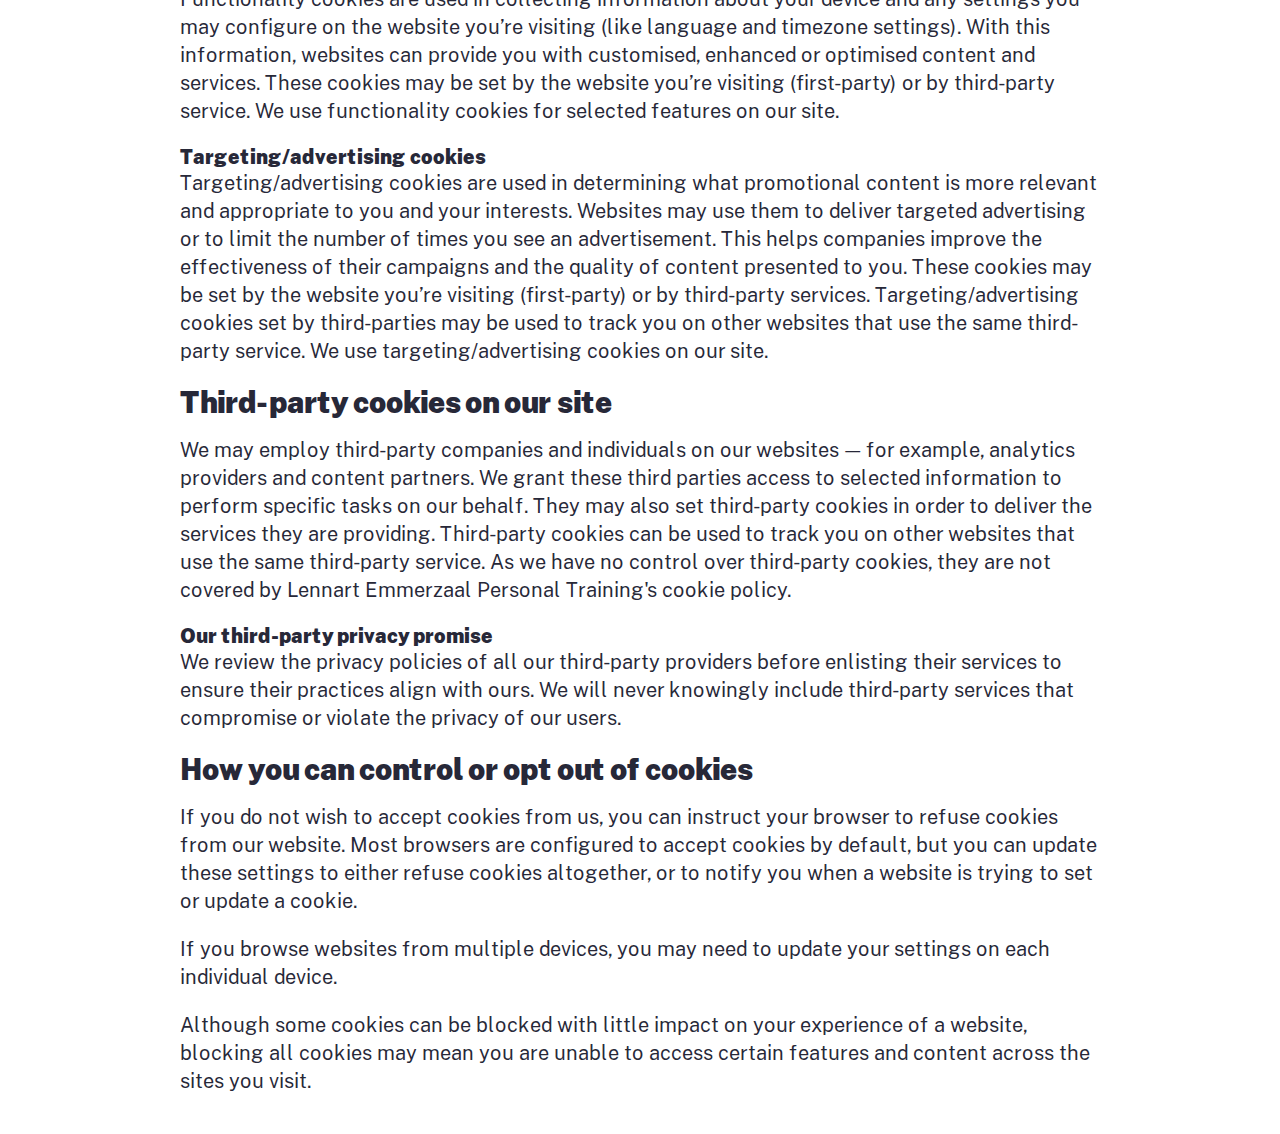
<file: terms.html>
<!DOCTYPE html>
<html lang="en">
  <head>
    <meta charset="UTF-8" />
    <meta name="viewport" content="width=device-width, initial-scale=1.0" />
    <meta http-equiv="X-UA-Compatible" content="ie=edge" />
    <title>Lennart Emmerzaal — Personal Trainer & Coach in Amsterdam</title>
    <meta
      name="description"
      content="Lennart Emmerzaal is a Personal Trainer specialized in Weight Loss, Muscle Growth and Posture Correction and operating at Iron Health in Amsterdam. Sign up for a Free Intake!"
    />
    <meta
      name="keywords"
      content="personal trainer,amsterdam,iron health,training,weight loss,muscle growth,posture correction,fitness plan,gym trainer,fitness,weight training,coaching,free intake"
    />
    <script>
      (function (w, d, s, l, i) {
        w[l] = w[l] || [];
        w[l].push({ "gtm.start": new Date().getTime(), event: "gtm.js" });
        var f = d.getElementsByTagName(s)[0],
          j = d.createElement(s),
          dl = l != "dataLayer" ? "&l=" + l : "";
        j.async = true;
        j.src = "https://www.googletagmanager.com/gtm.js?id=" + i + dl;
        f.parentNode.insertBefore(j, f);
      })(window, document, "script", "dataLayer", "GTM-MBVVD8T");
    </script>
    <link rel="icon" type="image/png" href="/images/favicon.png" />
    <link rel="stylesheet" href="./style/index.css" />
    <script src="/js/index.js"></script>
    <script src="/js/cookieconsent.min.js"></script>
  </head>
  <body>
    <div class="text-page-container">
      <div class="jumplist">
        <span>Jump to:</span> <a href="#terms">Terms of Service</a>
        <span>—</span> <a href="#privacy">Privacy Policy</a> <span>—</span>
        <a href="#cookie">Cookie Policy</a>
        <a href="/" class="jumplist__back">Back to Homepage</a>
      </div>

      <h1 id="terms">Terms of Service</h1>
      <h3>1. Terms</h3>
      <p>
        By accessing the website at
        <a href="https://lennartemmerzaal.com/">https://lennartemmerzaal.com/</a
        >, you are agreeing to be bound by these terms of service, all
        applicable laws and regulations, and agree that you are responsible for
        compliance with any applicable local laws. If you do not agree with any
        of these terms, you are prohibited from using or accessing this site.
        The materials contained in this website are protected by applicable
        copyright and trademark law.
      </p>
      <h3>2. Use License</h3>
      <ol class="list">
        <li>
          <p>
            Permission is granted to temporarily download one copy of the
            materials (information or software) on Lennart Emmerzaal Personal
            Training's website for personal, non-commercial transitory viewing
            only. This is the grant of a license, not a transfer of title, and
            under this license you may not:
          </p>
          <ol class="list">
            <li>modify or copy the materials;</li>
            <li>
              use the materials for any commercial purpose, or for any public
              display (commercial or non-commercial);
            </li>
            <li>
              attempt to decompile or reverse engineer any software contained on
              Lennart Emmerzaal Personal Training's website;
            </li>
            <li>
              remove any copyright or other proprietary notations from the
              materials; or
            </li>
            <li>
              transfer the materials to another person or &quot;mirror&quot; the
              materials on any other server.
            </li>
          </ol>
        </li>
        <li>
          <p>
            This license shall automatically terminate if you violate any of
            these restrictions and may be terminated by Lennart Emmerzaal
            Personal Training at any time. Upon terminating your viewing of
            these materials or upon the termination of this license, you must
            destroy any downloaded materials in your possession whether in
            electronic or printed format.
          </p>
        </li>
      </ol>
      <h3>3. Disclaimer</h3>
      <ol class="list">
        <li>
          The materials on Lennart Emmerzaal Personal Training's website are
          provided on an 'as is' basis. Lennart Emmerzaal Personal Training
          makes no warranties, expressed or implied, and hereby disclaims and
          negates all other warranties including, without limitation, implied
          warranties or conditions of merchantability, fitness for a particular
          purpose, or non-infringement of intellectual property or other
          violation of rights.
        </li>
        <li>
          Further, Lennart Emmerzaal Personal Training does not warrant or make
          any representations concerning the accuracy, likely results, or
          reliability of the use of the materials on its website or otherwise
          relating to such materials or on any sites linked to this site.
        </li>
      </ol>
      <h3>4. Limitations</h3>
      <p>
        In no event shall Lennart Emmerzaal Personal Training or its suppliers
        be liable for any damages (including, without limitation, damages for
        loss of data or profit, or due to business interruption) arising out of
        the use or inability to use the materials on Lennart Emmerzaal Personal
        Training's website, even if Lennart Emmerzaal Personal Training or a
        Lennart Emmerzaal Personal Training authorized representative has been
        notified orally or in writing of the possibility of such damage. Because
        some jurisdictions do not allow limitations on implied warranties, or
        limitations of liability for consequential or incidental damages, these
        limitations may not apply to you.
      </p>
      <h3>5. Accuracy of materials</h3>
      <p>
        The materials appearing on Lennart Emmerzaal Personal Training's website
        could include technical, typographical, or photographic errors. Lennart
        Emmerzaal Personal Training does not warrant that any of the materials
        on its website are accurate, complete or current. Lennart Emmerzaal
        Personal Training may make changes to the materials contained on its
        website at any time without notice. However Lennart Emmerzaal Personal
        Training does not make any commitment to update the materials.
      </p>
      <h3>6. Links</h3>
      <p>
        Lennart Emmerzaal Personal Training has not reviewed all of the sites
        linked to its website and is not responsible for the contents of any
        such linked site. The inclusion of any link does not imply endorsement
        by Lennart Emmerzaal Personal Training of the site. Use of any such
        linked website is at the user's own risk.
      </p>
      <h3>7. Modifications</h3>
      <p>
        Lennart Emmerzaal Personal Training may revise these terms of service
        for its website at any time without notice. By using this website you
        are agreeing to be bound by the then current version of these terms of
        service.
      </p>
      <h3>8. Governing Law</h3>
      <p>
        These terms and conditions are governed by and construed in accordance
        with the laws of Amstelveen and you irrevocably submit to the exclusive
        jurisdiction of the courts in that State or location.
      </p>

      <hr />

      <h1 id="privacy">Privacy Policy</h1>
      <p>
        Your privacy is important to us. It is Lennart Emmerzaal Personal
        Training's policy to respect your privacy regarding any information we
        may collect from you across our website,
        <a href="https://lennartemmerzaal.com/">https://lennartemmerzaal.com/</a
        >, and other sites we own and operate.
      </p>
      <h3>1. Information we collect</h3>
      <h4>Log data</h4>
      <p>
        When you visit our website, our servers may automatically log the
        standard data provided by your web browser. It may include your
        computer’s Internet Protocol (IP) address, your browser type and
        version, the pages you visit, the time and date of your visit, the time
        spent on each page, and other details.
      </p>
      <h4>Device data</h4>
      <p>
        We may also collect data about the device you’re using to access our
        website. This data may include the device type, operating system, unique
        device identifiers, device settings, and geo-location data. What we
        collect can depend on the individual settings of your device and
        software. We recommend checking the policies of your device manufacturer
        or software provider to learn what information they make available to
        us.
      </p>
      <h4>Personal information</h4>
      <p>We may ask for personal information, such as your:</p>
      <ul class="list">
        <li>Name</li>
        <li>Email</li>
        <li>Phone/mobile number</li>
        <li>Social media profiles</li>
        <li>Date of birth</li>
        <li>Home/Mailing address</li>
        <li>Work address</li>
        <li>Payment information</li>
      </ul>
      <h3>2. Legal bases for processing</h3>
      <p>
        We will process your personal information lawfully, fairly and in a
        transparent manner. We collect and process information about you only
        where we have legal bases for doing so.
      </p>
      <p>
        These legal bases depend on the services you use and how you use them,
        meaning we collect and use your information only where:
      </p>
      <ul class="list">
        <li>
          it’s necessary for the performance of a contract to which you are a
          party or to take steps at your request before entering into such a
          contract (for example, when we provide a service you request from us);
        </li>
        <li>
          it satisfies a legitimate interest (which is not overridden by your
          data protection interests), such as for research and development, to
          market and promote our services, and to protect our legal rights and
          interests;
        </li>
        <li>
          you give us consent to do so for a specific purpose (for example, you
          might consent to us sending you our newsletter); or
        </li>
        <li>we need to process your data to comply with a legal obligation.</li>
      </ul>
      <p>
        Where you consent to our use of information about you for a specific
        purpose, you have the right to change your mind at any time (but this
        will not affect any processing that has already taken place).
      </p>
      <p>
        We don’t keep personal information for longer than is necessary. While
        we retain this information, we will protect it within commercially
        acceptable means to prevent loss and theft, as well as unauthorised
        access, disclosure, copying, use or modification. That said, we advise
        that no method of electronic transmission or storage is 100% secure and
        cannot guarantee absolute data security. If necessary, we may retain
        your personal information for our compliance with a legal obligation or
        in order to protect your vital interests or the vital interests of
        another natural person.
      </p>
      <h3>3. Collection and use of information</h3>
      <p>
        We may collect, hold, use and disclose information for the following
        purposes and personal information will not be further processed in a
        manner that is incompatible with these purposes:
      </p>
      <ul class="list">
        <li>
          to enable you to customise or personalise your experience of our
          website;
        </li>
        <li>
          to enable you to access and use our website, associated applications
          and associated social media platforms;
        </li>
        <li>to contact and communicate with you;</li>
        <li>for internal record keeping and administrative purposes;</li>
        <li>
          for analytics, market research and business development, including to
          operate and improve our website, associated applications and
          associated social media platforms;
        </li>
        <li>to run competitions and/or offer additional benefits to you;</li>
        <li>
          for advertising and marketing, including to send you promotional
          information about our products and services and information about
          third parties that we consider may be of interest to you;
        </li>
        <li>
          to comply with our legal obligations and resolve any disputes that we
          may have; and
        </li>
        <li>to consider your employment application.</li>
      </ul>
      <h3>4. Disclosure of personal information to third parties</h3>
      <p>We may disclose personal information to:</p>
      <ul class="list">
        <li>
          third party service providers for the purpose of enabling them to
          provide their services, including (without limitation) IT service
          providers, data storage, hosting and server providers, ad networks,
          analytics, error loggers, debt collectors, maintenance or
          problem-solving providers, marketing or advertising providers,
          professional advisors and payment systems operators;
        </li>
        <li>our employees, contractors and/or related entities;</li>
        <li>sponsors or promoters of any competition we run;</li>
        <li>
          credit reporting agencies, courts, tribunals and regulatory
          authorities, in the event you fail to pay for goods or services we
          have provided to you;
        </li>
        <li>
          courts, tribunals, regulatory authorities and law enforcement
          officers, as required by law, in connection with any actual or
          prospective legal proceedings, or in order to establish, exercise or
          defend our legal rights;
        </li>
        <li>
          third parties, including agents or sub-contractors, who assist us in
          providing information, products, services or direct marketing to you;
          and
        </li>
        <li>third parties to collect and process data.</li>
      </ul>
      <h3>5. International transfers of personal information</h3>
      <p>
        The personal information we collect is stored and processed in
        Netherlands, or where we or our partners, affiliates and third-party
        providers maintain facilities. By providing us with your personal
        information, you consent to the disclosure to these overseas third
        parties.
      </p>
      <p>
        We will ensure that any transfer of personal information from countries
        in the European Economic Area (EEA) to countries outside the EEA will be
        protected by appropriate safeguards, for example by using standard data
        protection clauses approved by the European Commission, or the use of
        binding corporate rules or other legally accepted means.
      </p>
      <p>
        Where we transfer personal information from a non-EEA country to another
        country, you acknowledge that third parties in other jurisdictions may
        not be subject to similar data protection laws to the ones in our
        jurisdiction. There are risks if any such third party engages in any act
        or practice that would contravene the data privacy laws in our
        jurisdiction and this might mean that you will not be able to seek
        redress under our jurisdiction’s privacy laws.
      </p>
      <h3>6. Your rights and controlling your personal information</h3>
      <p>
        Choice and consent: By providing personal information to us, you consent
        to us collecting, holding, using and disclosing your personal
        information in accordance with this privacy policy. If you are under 16
        years of age, you must have, and warrant to the extent permitted by law
        to us, that you have your parent or legal guardian’s permission to
        access and use the website and they (your parents or guardian) have
        consented to you providing us with your personal information. You do not
        have to provide personal information to us, however, if you do not, it
        may affect your use of this website or the products and/or services
        offered on or through it.
      </p>
      <p>
        Information from third parties: If we receive personal information about
        you from a third party, we will protect it as set out in this privacy
        policy. If you are a third party providing personal information about
        somebody else, you represent and warrant that you have such person’s
        consent to provide the personal information to us.
      </p>
      <p>
        Restrict: You may choose to restrict the collection or use of your
        personal information. If you have previously agreed to us using your
        personal information for direct marketing purposes, you may change your
        mind at any time by contacting us using the details below. If you ask us
        to restrict or limit how we process your personal information, we will
        let you know how the restriction affects your use of our website or
        products and services.
      </p>
      <p>
        Access and data portability: You may request details of the personal
        information that we hold about you. You may request a copy of the
        personal information we hold about you. Where possible, we will provide
        this information in CSV format or other easily readable machine format.
        You may request that we erase the personal information we hold about you
        at any time. You may also request that we transfer this personal
        information to another third party.
      </p>
      <p>
        Correction: If you believe that any information we hold about you is
        inaccurate, out of date, incomplete, irrelevant or misleading, please
        contact us using the details below. We will take reasonable steps to
        correct any information found to be inaccurate, incomplete, misleading
        or out of date.
      </p>
      <p>
        Notification of data breaches: We will comply laws applicable to us in
        respect of any data breach.
      </p>
      <p>
        Complaints: If you believe that we have breached a relevant data
        protection law and wish to make a complaint, please contact us using the
        details below and provide us with full details of the alleged breach. We
        will promptly investigate your complaint and respond to you, in writing,
        setting out the outcome of our investigation and the steps we will take
        to deal with your complaint. You also have the right to contact a
        regulatory body or data protection authority in relation to your
        complaint.
      </p>
      <p>
        Unsubscribe: To unsubscribe from our e-mail database or opt-out of
        communications (including marketing communications), please contact us
        using the details below or opt-out using the opt-out facilities provided
        in the communication.
      </p>
      <h3>7. Cookies</h3>
      <p>
        We use “cookies” to collect information about you and your activity
        across our site. A cookie is a small piece of data that our website
        stores on your computer, and accesses each time you visit, so we can
        understand how you use our site. This helps us serve you content based
        on preferences you have specified. Please refer to our Cookie Policy for
        more information.
      </p>
      <h3>8. Business transfers</h3>
      <p>
        If we or our assets are acquired, or in the unlikely event that we go
        out of business or enter bankruptcy, we would include data among the
        assets transferred to any parties who acquire us. You acknowledge that
        such transfers may occur, and that any parties who acquire us may
        continue to use your personal information according to this policy.
      </p>
      <h3>9. Limits of our policy</h3>
      <p>
        Our website may link to external sites that are not operated by us.
        Please be aware that we have no control over the content and policies of
        those sites, and cannot accept responsibility or liability for their
        respective privacy practices.
      </p>
      <h3>10. Changes to this policy</h3>
      <p>
        At our discretion, we may change our privacy policy to reflect current
        acceptable practices. We will take reasonable steps to let users know
        about changes via our website. Your continued use of this site after any
        changes to this policy will be regarded as acceptance of our practices
        around privacy and personal information.
      </p>
      <p>
        If we make a significant change to this privacy policy, for example
        changing a lawful basis on which we process your personal information,
        we will ask you to re-consent to the amended privacy policy.
      </p>
      <p>Lennart Emmerzaal Personal Training Data Controller</p>
      <p>Lennart Emmerzaal</p>
      <p>lennart.emmerzaal@gmail.com</p>
      <p>Lennart Emmerzaal Personal Training Data Protection Officer</p>
      <p>Lennart Emmerzaal</p>
      <p>lennart.emmerzaal@gmail.com</p>
      <p>This policy is effective as of 29 September 2019.</p>

      <hr />

      <h1 id="cookie">Cookie Policy</h1>
      <p>
        We use cookies to help improve your experience of
        <a href="https://lennartemmerzaal.com/">https://lennartemmerzaal.com/</a
        >. This cookie policy is part of Lennart Emmerzaal Personal Training's
        privacy policy, and covers the use of cookies between your device and
        our site. We also provide basic information on third-party services we
        may use, who may also use cookies as part of their service, though they
        are not covered by our policy.
      </p>
      <p>
        If you don’t wish to accept cookies from us, you should instruct your
        browser to refuse cookies from
        <a href="https://lennartemmerzaal.com/">https://lennartemmerzaal.com/</a
        >, with the understanding that we may be unable to provide you with some
        of your desired content and services.
      </p>
      <h3>What is a cookie?</h3>
      <p>
        A cookie is a small piece of data that a website stores on your device
        when you visit, typically containing information about the website
        itself, a unique identifier that allows the site to recognise your web
        browser when you return, additional data that serves the purpose of the
        cookie, and the lifespan of the cookie itself.
      </p>
      <p>
        Cookies are used to enable certain features (eg. logging in), to track
        site usage (eg. analytics), to store your user settings (eg. timezone,
        notification preferences), and to personalise your content (eg.
        advertising, language).
      </p>
      <p>
        Cookies set by the website you are visiting are normally referred to as
        “first-party cookies”, and typically only track your activity on that
        particular site. Cookies set by other sites and companies (ie. third
        parties) are called “third-party cookies”, and can be used to track you
        on other websites that use the same third-party service.
      </p>
      <h3>Types of cookies and how we use them</h3>
      <h4>Essential cookies</h4>
      <p>
        Essential cookies are crucial to your experience of a website, enabling
        core features like user logins, account management, shopping carts and
        payment processing. We use essential cookies to enable certain functions
        on our website.
      </p>
      <h4>Performance cookies</h4>
      <p>
        Performance cookies are used in the tracking of how you use a website
        during your visit, without collecting personal information about you.
        Typically, this information is anonymous and aggregated with information
        tracked across all site users, to help companies understand visitor
        usage patterns, identify and diagnose problems or errors their users may
        encounter, and make better strategic decisions in improving their
        audience’s overall website experience. These cookies may be set by the
        website you’re visiting (first-party) or by third-party services. We use
        performance cookies on our site.
      </p>
      <h4>Functionality cookies</h4>
      <p>
        Functionality cookies are used in collecting information about your
        device and any settings you may configure on the website you’re visiting
        (like language and timezone settings). With this information, websites
        can provide you with customised, enhanced or optimised content and
        services. These cookies may be set by the website you’re visiting
        (first-party) or by third-party service. We use functionality cookies
        for selected features on our site.
      </p>
      <h4>Targeting/advertising cookies</h4>
      <p>
        Targeting/advertising cookies are used in determining what promotional
        content is more relevant and appropriate to you and your interests.
        Websites may use them to deliver targeted advertising or to limit the
        number of times you see an advertisement. This helps companies improve
        the effectiveness of their campaigns and the quality of content
        presented to you. These cookies may be set by the website you’re
        visiting (first-party) or by third-party services. Targeting/advertising
        cookies set by third-parties may be used to track you on other websites
        that use the same third-party service. We use targeting/advertising
        cookies on our site.
      </p>
      <h3>Third-party cookies on our site</h3>
      <p>
        We may employ third-party companies and individuals on our websites —
        for example, analytics providers and content partners. We grant these
        third parties access to selected information to perform specific tasks
        on our behalf. They may also set third-party cookies in order to deliver
        the services they are providing. Third-party cookies can be used to
        track you on other websites that use the same third-party service. As we
        have no control over third-party cookies, they are not covered by
        Lennart Emmerzaal Personal Training's cookie policy.
      </p>
      <h4>Our third-party privacy promise</h4>
      <p>
        We review the privacy policies of all our third-party providers before
        enlisting their services to ensure their practices align with ours. We
        will never knowingly include third-party services that compromise or
        violate the privacy of our users.
      </p>
      <h3>How you can control or opt out of cookies</h3>
      <p>
        If you do not wish to accept cookies from us, you can instruct your
        browser to refuse cookies from our website. Most browsers are configured
        to accept cookies by default, but you can update these settings to
        either refuse cookies altogether, or to notify you when a website is
        trying to set or update a cookie.
      </p>
      <p>
        If you browse websites from multiple devices, you may need to update
        your settings on each individual device.
      </p>
      <p>
        Although some cookies can be blocked with little impact on your
        experience of a website, blocking all cookies may mean you are unable to
        access certain features and content across the sites you visit.
      </p>
    </div>
  </body>
</html>
</file>
<file: style/index.css>
html,
body,
div,
span,
applet,
object,
iframe,
h1,
h2,
h3,
h4,
h5,
h6,
p,
blockquote,
pre,
a,
abbr,
acronym,
address,
big,
cite,
code,
del,
dfn,
em,
img,
ins,
kbd,
q,
s,
samp,
small,
strike,
strong,
sub,
sup,
tt,
var,
b,
u,
i,
center,
dl,
dt,
dd,
ol,
ul,
li,
fieldset,
form,
label,
legend,
table,
caption,
tbody,
tfoot,
thead,
tr,
th,
td,
article,
aside,
canvas,
details,
embed,
figure,
figcaption,
footer,
header,
hgroup,
menu,
nav,
output,
ruby,
section,
summary,
time,
mark,
audio,
video{
  margin:0;
  padding:0;
  border:0;
  font-size:100%;
  font:inherit;
  vertical-align:baseline;
}
article,
aside,
details,
figcaption,
figure,
footer,
header,
hgroup,
menu,
nav,
section{
  display:block;
}
body{
  line-height:1;
}
ol,
ul{
  list-style:none;
}
blockquote,
q{
  quotes:none;
}
blockquote:before,
blockquote:after,
q:before,
q:after{
  content:"";
  content:none;
}
table{
  border-collapse:collapse;
  border-spacing:0;
}
@font-face{
  font-family:"Public Sans";
  src:url("fonts/PublicSans-Regular.woff2") format("woff2"),
    url("fonts/PublicSans-Regular.woff") format("woff");
  font-weight:normal;
  font-style:normal;
}
@font-face{
  font-family:"Public Sans";
  src:url("fonts/PublicSans-BlackItalic.woff2") format("woff2"),
    url("fonts/PublicSans-BlackItalic.woff") format("woff");
  font-weight:900;
  font-style:italic;
}
@font-face{
  font-family:"Public Sans";
  src:url("fonts/PublicSans-Black.woff2") format("woff2"),
    url("fonts/PublicSans-Black.woff") format("woff");
  font-weight:900;
  font-style:normal;
}

*{
  box-sizing:border-box;
  -webkit-font-smoothing:antialiased;
  -moz-osx-font-smoothing:grayscale;
}

body{
  display:flex;
  flex-direction:column;
  color:#272838;

  font:20px / 1.4 "Public Sans", -apple-system, BlinkMacSystemFont, Roboto, Oxygen,
  Ubuntu, Cantarell, “Fira Sans”, “Droid Sans”, “Helvetica Neue”, Arial,
  sans-serif;
  background-color:white
}

@media only screen and (max-width: 610px){

body{
    font-size:16px
}
  }

h1,
h2,
h3,
h4{
  line-height:1.2;
  font-weight:900;
}

h1,
h2{
  font-size:50px;
  font-style:italic
}

@media only screen and (max-width: 610px){

h1,
h2{
    font-size:30px
}
  }

h1{
  letter-spacing:0.7px;
}

h3{
  font-size:40px;
}

strong{
  font-weight:900;
}

p{
  margin-bottom:20px
}

@media only screen and (max-width: 610px){

p{
    margin-bottom:10px
}
  }

a{
  font-weight:900;
  text-decoration:none;
  color:#272838
}

a:hover{
    text-decoration:underline;
  }

img{
  -webkit-user-select:none;
     -moz-user-select:none;
      -ms-user-select:none;
          user-select:none;
  pointer-events:none;
}

label{
  font-weight:900;
  font-style:italic;
  margin-bottom:5px;
}

label span{
    color:#777;
  }

input{
  -webkit-appearance:none;
     -moz-appearance:none;
          appearance:none;
  border:none;
  font:inherit;
  height:54px;
  background-color:#e8e8e8;

  padding:0 15px
}

input:focus{
    outline:2px solid #ff6f59;
    background-color:white;
  }

ul.list, ol.list{
    padding-left:26px;
  }

ul.list li, ol.list li{
      margin-bottom:15px;
    }

ul.list{
  list-style:disc;
}

ol.list{
  list-style:decimal;
}

.hero{
  height:95vh;
  min-height:650px;
  position:relative;
  background-color:#e8e8e8;
  transition:height 300ms ease
}

.hero:before{
    content:"";
    position:absolute;
    z-index:1;
    bottom:0;
    left:0;
    border-left:100vw solid transparent;
    border-bottom:100px solid white;
  }

.hero{
}

@media only screen and (max-width: 715px){

.hero{
    height:55vh;
    min-height:auto
}

    .hero:before{
      display:none;
    }
  }

.hero__logo-container{
  display:block;
  background-color:white;
  position:absolute;
  z-index:1;
  -webkit-transform:rotate(-2deg);
          transform:rotate(-2deg);
  left:-25px;
  top:-25px
}

@media only screen and (max-width: 610px){

.hero__logo-container{
    width:100%;
    -webkit-transform:none;
            transform:none;
    padding-left:15px;
    padding-top:15px;
    position:relative;
    left:auto;
    top:auto;
    background-color:white
}

    .hero__logo-container:after{
      content:"";
      position:absolute;
      bottom:-15px;
      left:0;
      border-left:100vw solid white;
      border-bottom:15px solid transparent;
    }
  }

.hero__logo{
  width:400px;
  height:97px;
  -webkit-transform:rotate(2deg);
          transform:rotate(2deg);
  margin:50px 35px 15px 50px
}

@media only screen and (max-width: 610px){

.hero__logo{
    -webkit-transform:none;
            transform:none;
    margin:0;
    max-width:100%;
    width:70%;
    height:auto;
    position:relative;
    z-index:1
}
  }

.hero__blurb-container{
  --hero__blurb-container--background:#39aaf0;

  position:absolute;
  z-index:1;
  right:32px;
  bottom:0;
  width:650px;
  background-color:var(--hero__blurb-container--background);

  -webkit-transform:rotate(-5deg);

          transform:rotate(-5deg);
}

.hero--online-training .hero__blurb-container{
    --hero__blurb-container--background:#43aa8b;
  }

.hero--online-training .hero__blurb-container .hero__blurb-preamble{
      color:#283934;
    }

.hero--in-person-training .hero__blurb-container{
    --hero__blurb-container--background:#ff6f59;

    background-color:#ff6f59;
    width:700px;
    right:auto;
    left:32px;
  }

.hero--in-person-training .hero__blurb-container .hero__blurb-preamble{
      color:#283934;
    }

.hero--in-person-training .hero__blurb-container .hero__blurb-button{
      background-color:#272838;
    }

@media only screen and (max-width: 830px) and (min-width: 611px){

  .hero--in-person-training .hero__blurb-container{
      max-width:calc(100vw - 64px);
  }
      .hero--in-person-training .hero__blurb-container .hero__blurb-main{
        font-size:45px;
      }
    }

@media only screen and (max-width: 715px){

.hero__blurb-container{
    position:absolute;

    bottom:0 !important;
    left:0 !important;
    width:100% !important;
    right:0 !important;
    height:auto !important;

    -webkit-transform:translateY(100%);

            transform:translateY(100%)
}

    .hero__blurb-container:before,
    .hero__blurb-container:after{
      content:"";
      position:absolute;
    }

    .hero__blurb-container:before{
      top:-15px;
      left:0;
      border-right:100vw solid var(--hero__blurb-container--background);
      border-top:15px solid transparent;
    }

    .hero__blurb-container:after{
      bottom:-15px;
      left:0;
      border-left:100vw solid var(--hero__blurb-container--background);
      border-bottom:15px solid transparent;
      -webkit-transform:translateY(-0.5px);
              transform:translateY(-0.5px);
    }
  }

.hero__blurb-content{
  -webkit-transform:rotate(5deg);
          transform:rotate(5deg);
  padding-left:35px;
  padding-right:35px;
  padding-top:50px;
  padding-bottom:50px
}

@media only screen and (max-width: 715px){

.hero__blurb-content{
    -webkit-transform:none;
            transform:none;
    padding:15px
}
  }

.hero__blurb-preamble{
  font-size:30px;
  margin-bottom:5px;
  padding-left:5px;
  font-weight:900
}

@media only screen and (max-width: 715px){

.hero__blurb-preamble{
    font-size:22px
}
  }

.hero__blurb-main {
  line-height:1.2;
  font-weight:900;
  font-size:50px;
  font-style:italic;
}

@media only screen and (max-width: 610px){

.hero__blurb-main {
    font-size:30px;
  }
}

.hero__blurb-main {
  letter-spacing:0.7px;
  color:white;
  text-transform:uppercase;
}

.hero__blurb-main .text-page-container {
  margin-bottom:25px;
  padding-top:58px;
}
.hero__blurb-button{
  margin-top:15px;
  position:absolute
}
@media only screen and (max-width: 715px){
.hero__blurb-button{
    z-index:1
}
  }

.hero__nav-toggle{
  position:absolute;
  border-radius:0;
  top:35px;
  right:20px;
  width:30px;
  height:30px;
  margin:0;
  padding:0;
  transition:-webkit-transform 200ms ease;
  transition:transform 200ms ease;
  transition:transform 200ms ease, -webkit-transform 200ms ease;
  background-color:transparent;
  background-color:#272838 !important;
  z-index:1;
  display:none
}

.hero__nav-toggle:focus{
    outline:none;
  }

.hero__nav-toggle::before,
  .hero__nav-toggle::after{
    content:"";
    display:block;
    position:absolute;
    top:0;
    left:0;
    right:0;
    bottom:0;
    transition:opacity 200ms ease;
    background-position:center;
    background-repeat:no-repeat;
  }

.hero__nav-toggle::before{
    background-image:url("/images/icons/menu-white.svg");
    opacity:1;
  }

.hero__nav-toggle::after{
    background-image:url("/images/icons/arrow_forward-white.svg");
    opacity:0;
  }

.hero__nav-toggle:checked{
    -webkit-transform:rotate(90deg);
            transform:rotate(90deg)
  }

.hero__nav-toggle:checked::before{
      opacity:0;
    }

.hero__nav-toggle:checked::after{
      opacity:1;
    }

@media only screen and (max-width: 715px){

.hero__nav-toggle{
    display:block
}
  }

.hero__nav-container{
  position:absolute;
  bottom:40px;
  left:100px;
  -webkit-transform-origin:left bottom;
          transform-origin:left bottom;
  -webkit-transform:rotate(-5deg);
          transform:rotate(-5deg);
  z-index:1;
  display:flex;
  align-items:center;

  background-color:rgba(0, 0, 0, 0.8) !important;
  padding:10px 15px;
}

.hero--in-person-training .hero__nav-container{
    right:70px;
    left:auto;

    bottom:105px;
  }

@media only screen and (max-width: 1250px) and (min-width: 611px){

.hero__nav-container{
    right:46px;
    left:auto;
    bottom:330px;
    -webkit-transform:rotate(-5deg) !important;
            transform:rotate(-5deg) !important;
}

    .hero--in-person-training .hero__nav-container{
      left:21px;
      right:auto;

      bottom:250px;
    }
  }

@media only screen and (max-width: 715px){

.hero__nav-container{
    background-color:#272838 !important;
    bottom:auto !important;
    left:auto !important;
    top:70px !important;
    right:20px !important;
    display:flex;
    flex-direction:column;
    -webkit-transform-origin:top right;
            transform-origin:top right;
    align-items:flex-start;
    padding:14px;
    opacity:0;
    -webkit-transform:translateY(-10px);
            transform:translateY(-10px);
    pointer-events:none;
    transition:200ms ease;
    transition-property:opacity, -webkit-transform;
    transition-property:transform, opacity;
    transition-property:transform, opacity, -webkit-transform;
}

    .hero__nav-container .hero__nav-item img{
      margin-left:-3px;
    }

    .hero__nav-toggle:checked + .hero__nav-container{
      opacity:1;
      -webkit-transform:translateY(0);
              transform:translateY(0);
      pointer-events:all;
    }

    .hero__nav-container > * + *{
      margin-top:8px;
    }
  }

.hero__nav-item{
  display:flex;
  align-items:center;
}

.hero__nav-item img{
    opacity:0.6;
  }

.hero__nav-item.hero__nav-item--current img{
      opacity:1;
    }

.hero__nav-item.hero__nav-item--current a{
      color:white;
    }

.hero__nav-item a{
    display:flex;
    color:rgba(255, 255, 255, 0.6);
  }

.hero__nav-item + .hero__nav-item::before{
    content:"";
    margin:0 15px;
    width:12px;
    height:2px;
    background-color:rgba(255, 255, 255, 0.4)
  }

@media only screen and (max-width: 715px){

.hero__nav-item + .hero__nav-item::before{
      display:none
  }
    }

.hero__backdrop-container{
  position:absolute;
  z-index:0;

  left:0;
  top:0;
  right:0;
  bottom:0;

  overflow:hidden
}

@media only screen and (max-width: 1250px) and (min-width: 611px){
    .hero__backdrop-container::after{
      display:none;
    }
  }

@media only screen and (max-width: 715px){

.hero__backdrop-container{
    background-image:url("/images/photography/hero index mobile.jpg");
    background-size:cover;
    background-repeat:no-repeat
}

    .hero__backdrop-container::after{
      display:none !important;
    }

    .hero--online-training .hero__backdrop-container{
      background-image:url("/images/photography/hero online training mobile.jpg");
    }

    .hero--in-person-training .hero__backdrop-container{
      background-image:url("/images/photography/hero in-person training mobile.jpg");
    }
  }

.hero__backdrop-container.hero__backdrop-container--cutoff-right::after{
      right:-100vw;
      top:-100vh;
      bottom:-100vh;
      width:calc(100vw + 400px);
      background-color:white;
      -webkit-transform-origin:top left;
              transform-origin:top left;
      -webkit-transform:rotate(5deg);
              transform:rotate(5deg);
    }

.hero__backdrop-container.hero__backdrop-container--cutoff-left::after{
      left:-100vw;
      top:-100vh;
      bottom:-100vh;
      width:calc(100vw + 500px);
      background-color:white;
      -webkit-transform-origin:top left;
              transform-origin:top left;
      -webkit-transform:rotate(-5deg);
              transform:rotate(-5deg);
    }

.hero__backdrop-container::before,
  .hero__backdrop-container::after{
    content:"";
    position:absolute;
    z-index:3;
  }

.hero__backdrop-container::before{
    bottom:0;
    left:0;
    right:0;
    height:200px;
    opacity:0.9;
    background-image:linear-gradient(0deg, #000000 0%, transparent 100%);
  }

.hero__backdrop{
  position:absolute;

  left:0;
  top:0;
  right:0;
  bottom:0;

  background-size:cover;
  background-repeat:no-repeat;
  background-position:center;
  background-image:url("/images/photography/hero index/1.jpg")
}

@media only screen and (max-width: 715px){

.hero__backdrop{
    display:none
}
  }

.hero__backdrop-container--cutoff-right .hero__backdrop{
    right:400px;
  }

.hero__backdrop-container--cutoff-left .hero__backdrop{
    left:500px;
  }

@media only screen and (max-width: 1250px) and (min-width: 611px){

.hero__backdrop{
    right:0 !important;
    left:0 !important
}
  }

.hero--online-training .hero__backdrop{
    background-image:url("/images/photography/hero online training.jpg");
  }

.hero--in-person-training .hero__backdrop{
    background-image:url("/images/photography/hero in-person training.jpg");
  }

@-webkit-keyframes exit{
  0%{
    opacity:1;
  }

  100%{
    opacity:0;
  }
}

@keyframes exit{
  0%{
    opacity:1;
  }

  100%{
    opacity:0;
  }
}

.hero__backdrop--exiting{
  z-index:2;
  -webkit-animation:exit 2s cubic-bezier(0.4, 0, 1, 1)
    3s both;
          animation:exit 2s cubic-bezier(0.4, 0, 1, 1)
    3s both;
}

.ama{
  font-size:22px;
  color:white;
  font-weight:900
}

@media only screen and (max-width: 610px){

.ama{
    font-size:16px;
    max-width:350px
}
  }

.ama--red .ama__explainer{
  color:white;
}

.ama--red .ama__option{
  color:#ff6f59;
}

.ama__explainer{
  color:rgba(255, 255, 255, 0.7);
}

.ama__options{
  margin-top:5px;
  display:flex
}

@media only screen and (max-width: 610px){

.ama__options{
    justify-content:space-between
}
  }

.ama__option{
  display:flex;
  align-items:center;
  color:white;
  margin-right:30px
}

.ama__option:last-child{
    margin-right:0;
  }

@media only screen and (max-width: 610px){

.ama__option{
    margin:0
}
  }

.ama__option-icon{
  flex:none;
  margin-right:8px;
}

.button{
  -webkit-appearance:none;
     -moz-appearance:none;
          appearance:none;
  font:inherit;
  font-size:inherit;
  border:none;
  cursor:pointer;
  text-decoration:none;

  background-color:#ff6f59;
  padding-right:25px;
  padding-left:35px;
  font-size:30px;
  color:white;
  height:77px;
  display:flex;
  align-items:center;
  font-weight:900
}

.button:hover{
    -webkit-filter:brightness(1.1);
            filter:brightness(1.1);
  }

@media only screen and (max-width: 610px){

.button{
    height:54px;
    font-size:18px;
    padding-left:25px;
    padding-right:20px
}
  }

.button__icon{
  width:36px;
  height:36px;
  margin-left:15px
}

@media only screen and (max-width: 610px){

.button__icon{
    margin-left:5px;
    width:24px;
    height:24px
}
  }

.button--inverted{
  background:white;
  color:#272838
}

.button--inverted:hover{
    -webkit-filter:brightness(0.94);
            filter:brightness(0.94);
  }

.intro{
  padding:160px 100px;
  display:flex;
  justify-content:center;
  align-items:center
}

@media only screen and (max-width: 1250px) and (min-width: 831px){

.intro{
    display:block
}
  }

@media only screen and (max-width: 715px){

.intro{
    padding-top:420px
}
  }

@media only screen and (max-width: 610px){

.intro{
    padding:0 15px;
    padding-top:330px;
    flex-direction:column;
    align-items:flex-start;
    justify-content:flex-start
}
  }

.intro__textual{
  flex-grow:1;
  flex-basis:0;
  flex-shrink:0;
  min-width:580px
}

@media only screen and (max-width: 830px) and (min-width: 611px){

.intro__textual{
    margin-right:100px;

    order:0;

    margin-right:0;
    min-width:0
}
  }

@media only screen and (max-width: 610px){

.intro__textual{
    margin-right:0;
    min-width:0;
    flex-grow:0;
    flex-basis:auto
}
  }

.intro__title {
  line-height:1.2;
  font-weight:900;
  font-size:50px;
  font-style:italic;
}

@media only screen and (max-width: 610px){

.intro__title {
    font-size:30px;
  }
}

.intro__title {
  margin-bottom:10px;
}

.intro__content{
}

.intro__first {
  margin-bottom:20px;
}

@media only screen and (max-width: 610px){

.intro__first {
    margin-bottom:10px;
  }
}

.intro__first {
  font-size:inherit;
  font-weight:normal;
  font-style:normal;
  line-height:1.4;
  letter-spacing:inherit;
}

.intro__first .review__content {
  font-size:16px;
}

.intro__first .review__content:last-child{
      margin-bottom:0;
}

@media only screen and (max-width: 610px){
  .intro__first .review__content {
      font-size:14px;
  }
}

.intro__specialties{
  margin-top:20px;
  display:flex;
  align-items:flex-start;
  flex-wrap:wrap;
  margin-bottom:20px;
  padding-top:5px
}

@media only screen and (max-width: 610px){

.intro__specialties{
    margin-top:10px
}
  }

.intro__assertion{
  color:#43aa8b;
  font-weight:900;
}

.intro__specialty{
  display:block;
  font-size:24px;
  color:#43aa8b;
  border-bottom:6px solid currentColor;
  font-weight:900;
  flex-shrink:0;
  margin-bottom:10px
}

.intro__specialty:not(:last-child){
    margin-right:20px;
  }

@media only screen and (max-width: 610px){

.intro__specialty{
    font-size:18px;
    margin-bottom:5px
}
  }

.intro__specialty-separator{
  width:0;
  height:0;
  visibility:hidden;
}

.intro__visual{
  flex-basis:50%;
  flex-shrink:1;

  align-self:flex-start;

  display:flex;
  align-items:flex-start;
  position:relative;
  z-index:1;
  -webkit-transform:rotate(3deg);
          transform:rotate(3deg);

  order:1
}

@media only screen and (max-width: 1250px) and (min-width: 831px){

.intro__visual{
    float:right
}
  }

@media only screen and (max-width: 1250px) and (min-width: 831px) and only screen and (max-width: 830px) and (min-width: 611px){

.intro__visual{
      max-width:300px;
      margin-left:30px
}
    }

@media only screen and (max-width: 1250px) and (min-width: 831px){

.intro__visual{

    display:none
}
  }

@media only screen and (max-width: 610px){

.intro__visual{
    margin-top:40px
}
  }

.intro__visual:after{
    content:"";
    position:absolute;
    left:0;
    bottom:0;
    right:0;
    height:200px;
    background:linear-gradient(
      to top,
      rgba(0, 0, 0, 0.7) 0%,
      rgba(0, 0, 0, 0) 100%
    );
  }

.intro__photo{
  max-width:100%;
  box-shadow:0 2px 2px 0 rgba(255, 255, 255, 0.22),
  0 6px 25px 0 rgba(0, 0, 0, 0.15), 0 6px 12px 0 rgba(0, 0, 0, 0.19);
}
.intro__ama{
  position:absolute;
  bottom:0;
  left:0;
  right:0;
  padding:20px;
  padding-bottom:15px;
  z-index:1;
}
.intro__ama .ama__options{
    flex-wrap:wrap;
  }
.intro__ama .ama__option{
    margin-bottom:5px;
  }
@media only screen and (max-width: 610px){
.intro__ama{
    padding:10px
}
  }

.approach{
  padding-top:125px;
  background-color:#e8e8e8;

  position:relative
}

.approach:before{
  position:absolute;

  border-left:100vw solid transparent;
  border-bottom:70px solid #e8e8e8;

    content:"";

    top:-70px;
    left:0
  }

@media only screen and (max-width: 610px){

.approach:before{
      top:-15px;
      border-bottom:15px solid #e8e8e8
  }
    }

@media only screen and (max-width: 610px){

.approach{
    margin-top:-100px;
    padding-top:150px
}
  }

.approach__explainer{
  padding:0 100px
}

@media only screen and (max-width: 610px){

.approach__explainer{
    padding:0 15px
}
  }

.approach__title{
  text-transform:uppercase;
  color:#ff6f59;
}

.approach__steps{
  margin-top:70px;
  display:flex;
  position:relative;
  flex-wrap:wrap
}

.approach__steps:after{
    content:"";
    position:absolute;
    top:33px;
    left:0;
    right:0;
    height:4px;
    background-color:rgba(0, 0, 0, 0.15);
    z-index:1;
  }

@media only screen and (max-width: 1250px) and (min-width: 611px){
    .approach__steps:after{
      display:none;
    }
  }

@media only screen and (max-width: 610px){

.approach__steps{
    flex-direction:column
}

    .approach__steps:after{
      left:23px;
      top:0;
      bottom:0;
      right:auto;
      width:4px;
      height:auto;
    }
  }

.approach__step{
  position:relative;
  z-index:2;
  flex-grow:1;
  flex-basis:0;
  flex-shrink:0;

  margin-right:50px
}

.approach__step:last-child{
    margin-right:0;
  }

@media only screen and (max-width: 1250px) and (min-width: 611px){

.approach__step{
    width:50%;
    flex-basis:calc(50% - 50px);

    margin-bottom:60px
}

    .approach__step:last-child{
      margin-right:50px;
    }
  }

@media only screen and (max-width: 610px){

.approach__step{
    margin-right:0
}

    .approach__step:last-child .approach__step-content{
      background-color:#e8e8e8;
    }
  }

.approach__step-header{
  display:flex;
  align-items:center;
  margin-bottom:30px;
  font-style:italic
}

@media only screen and (max-width: 610px){

.approach__step-header{
    margin-bottom:5px
}
  }

.approach__step-number{
  flex:none;
  width:70px;
  height:70px;
  border-radius:100%;
  font-size:50px;
  font-weight:900;
  display:flex;
  align-items:center;
  justify-content:center;
  box-shadow:0 0 0 15px #e8e8e8;
  background-color:#ff6f59;
  color:white;
  margin-right:15px
}

@media only screen and (max-width: 610px){

.approach__step-number{
    width:50px;
    height:50px;
    font-size:35px
}
  }

.approach__step-title{
  flex-basis:0;
  font-size:26px;
  line-height:1.2;
  font-weight:900;
  text-transform:uppercase;
  padding-right:15px;
  background-color:#e8e8e8;
}

.approach__step:last-child .approach__step-title{
    flex-grow:1;
  }

@media only screen and (max-width: 610px){

.approach__step-title{
    font-size:22px;
    padding:0;
    white-space:nowrap;
}

    .approach__step-title br{
      content:" ";
    }
  }

@media only screen and (max-width: 610px){

.approach__step-content{
    padding-left:65px;
    padding-bottom:30px
}
  }

.approach__cta{
  margin-top:270px;
  background-color:#ff6f59;
  color:white;
  padding:0 100px
}

@media only screen and (max-width: 1250px) and (min-width: 611px){

.approach__cta{
    margin-top:200px
}
  }

@media only screen and (max-width: 610px){

.approach__cta{
    margin-top:100px;
    padding:0 15px
}
  }

.approach__cta-photostrip{
  display:flex;
  align-items:center;
  justify-content:space-between;
  height:0;
}

.approach__cta-photostrip-photo{
  min-width:0;
  width:100%;
  box-shadow:0 2px 2px 0 rgba(255, 255, 255, 0.22),
  0 6px 25px 0 rgba(0, 0, 0, 0.15), 0 6px 12px 0 rgba(0, 0, 0, 0.19);
  margin-right:100px
}

.approach__cta-photostrip-photo:nth-child(1){
    max-width:450px;
    -webkit-transform:rotate(5deg);
            transform:rotate(5deg);
    flex-basis:50%;
  }

.approach__cta-photostrip-photo:nth-child(2){
    max-width:380px;
    -webkit-transform:rotate(-5deg);
            transform:rotate(-5deg);
    flex-basis:40%;
  }

.approach__cta-photostrip-photo:nth-child(3){
    max-width:330px;
    -webkit-transform:rotate(5deg);
            transform:rotate(5deg);
    flex-basis:35%;
  }

.approach__cta-photostrip-photo:last-child{
    margin-right:0;
  }

@media only screen and (max-width: 830px){

.approach__cta-photostrip-photo{
    margin-right:20px
}

    .approach__cta-photostrip-photo:nth-child(2){
      display:none;
    }

    .approach__cta-photostrip-photo:nth-child(3){
      -webkit-transform:rotate(-5deg);
              transform:rotate(-5deg);
      flex-basis:45%;
    }
  }

.approach__cta-content{
  padding-top:230px;
  padding-bottom:50px;
  display:flex;
  align-items:flex-start
}

@media only screen and (max-width: 1250px) and (min-width: 611px){

.approach__cta-content{
    flex-direction:column;
    padding-top:170px
}
  }

@media only screen and (max-width: 610px){

.approach__cta-content{
    padding-top:120px;
    padding-bottom:40px;
    flex-direction:column;
    align-items:center
}
  }

.approach__cta-blurb{
  flex-grow:1;
  flex-shrink:1;
  flex-basis:0;
  margin-right:50px
}

@media only screen and (max-width: 1250px) and (min-width: 611px){
    .approach__cta-blurb br{
      content:" ";
    }
  }

@media only screen and (max-width: 610px){

.approach__cta-blurb{
    font-size:20px;
    text-align:center
}
  }

.approach__cta-button-container{
  margin-top:10px;
  flex-shrink:0;
  display:flex;
  flex-direction:column;
  align-items:flex-end
}

@media only screen and (max-width: 1250px) and (min-width: 611px){

.approach__cta-button-container{
    align-items:flex-start;

    margin-top:20px
}
  }

@media only screen and (max-width: 610px){

.approach__cta-button-container{
    align-items:center;
    margin:0;
    margin-top:25px
}
  }

.approach__cta-button-subtext{
  font-size:16px;
  color:rgba(255, 255, 255, 0.6);
  margin-top:7px
}

@media only screen and (max-width: 1250px) and (min-width: 611px){

.approach__cta-button-subtext{
    text-align:left
}
  }

@media only screen and (max-width: 610px){

.approach__cta-button-subtext{
    text-align:center;
    font-size:14px
}
  }

.pre-title{
  font-size:30px;
  font-weight:900
}

@media only screen and (max-width: 610px){

.pre-title{
    font-size:18px
}
  }

.post-title{
  font-size:22px;
  margin-top:5px
}

@media only screen and (max-width: 610px){

.post-title{
    font-size:16px
}
  }

.about{
  padding:150px 100px;
  display:flex;
  flex-direction:column
}

@media only screen and (max-width: 610px){

.about{
    padding:50px 15px
}
  }

.about__bio{
  display:flex;
  justify-content:center;
  align-items:flex-start
}

@media only screen and (max-width: 1250px) and (min-width: 611px){

.about__bio{
    display:block
}
  }

@media only screen and (max-width: 610px){

.about__bio{
    display:block
}
  }

.about__bio-textual{
  flex-basis:0;
  flex-grow:1;
  max-width:700px;
  flex-shrink:0;
  min-width:590px;
  margin-left:80px
}

@media only screen and (max-width: 1250px) and (min-width: 611px){

.about__bio-textual{
    min-width:0;
    margin-left:0
}
  }

@media only screen and (max-width: 610px){

.about__bio-textual{
    min-width:0;
    margin-left:0
}
  }

.about__title,
.about__benefits-title{
  text-transform:uppercase;
  color:#ffc857;
  margin-bottom:10px
}

@media only screen and (max-width: 1250px) and (min-width: 611px){

.about__title,
.about__benefits-title{
    margin-bottom:50px
}
  }

.about__bio-content{
  display:flex;
  flex-direction:column
}

@media only screen and (max-width: 1250px) and (min-width: 611px){

.about__bio-content{
    display:block
}
  }

@media only screen and (max-width: 610px){

.about__bio-content{
    display:block
}
  }

.about__bio-signature{
  width:241px;
  height:102px;
  -webkit-transform:rotate(-5deg);
          transform:rotate(-5deg);
  align-self:flex-end
}

@media only screen and (max-width: 610px){

.about__bio-signature{
    float:right;
    width:180px;
    margin-top:-15px
}
  }

.about__bio-photo{
  flex-basis:50%;
  min-width:0;
  max-width:430px;
  width:100%;
  flex-shrink:1;
  align-self:flex-start;

  -webkit-transform:rotate(-5deg);

          transform:rotate(-5deg);
  box-shadow:0 2px 2px 0 rgba(255, 255, 255, 0.22),
  0 6px 25px 0 rgba(0, 0, 0, 0.15), 0 6px 12px 0 rgba(0, 0, 0, 0.19)
}

@media only screen and (max-width: 1250px) and (min-width: 611px){

.about__bio-photo{
    float:right;
    width:30%;

    margin-left:30px;
    margin-bottom:15px;
    margin-right:10px
}
  }

@media only screen and (max-width: 610px){

.about__bio-photo{
    float:right;
    width:120px;
    margin-left:15px;
    margin-bottom:15px;
    margin-right:10px
}
  }

.about__benefits{
  margin-top:150px
}

@media only screen and (max-width: 610px){

.about__benefits{
    margin-top:50px
}
  }

.about__benefits-title{
}

.about__benefits-container{
  display:flex;
  flex-wrap:wrap;
  margin-top:30px
}

@media only screen and (max-width: 1250px) and (min-width: 611px){

.about__benefits-container{
    flex-direction:column
}
  }

@media only screen and (max-width: 610px){

.about__benefits-container{
    flex-direction:column
}
  }

.benefit{
  display:flex;
  flex-basis:0;
  flex-grow:1;

  margin-right:50px
}

.benefit:last-child{
    margin-right:0;
  }

@media only screen and (max-width: 1250px) and (min-width: 611px){

.benefit{
    margin-right:0;
    margin-bottom:40px;
    flex-basis:auto;
    flex-shrink:0
}
  }

@media only screen and (max-width: 610px){

.benefit{
    margin-right:0;
    margin-bottom:30px;
    flex-basis:auto;
    flex-shrink:0
}
  }

.benefit-icon{
  width:48px;
  height:48px;
  flex:none
}

@media only screen and (max-width: 610px){

.benefit-icon{
    width:36px;
    height:36px
}
  }

.benefit-content{
  margin-left:10px;
}

.benefit-title{
  font-size:26px;
  margin-top:6px;
  text-transform:uppercase;
  font-weight:900;
  margin-bottom:15px;
  font-style:italic;
  flex:auto
}

@media only screen and (max-width: 610px){

.benefit-title{
    font-size:22px;
    margin-bottom:5px
}
  }

.benefit-description{
  font-size:22px
}

@media only screen and (max-width: 610px){

.benefit-description{
    font-size:16px
}
  }

.closing-cta{
  background-color:#272838;

  height:90vh;
  padding:100px;

  background:linear-gradient(
      to bottom,
      #272838 0,
      #272838 180px,
      rgba(39, 40, 56, 0.6) 332px
    ),
    url("/images/photography/end photo.jpg");

  background-size:auto, cover;

  background-position:center, center 180px;
  background-repeat:no-repeat;

  position:relative;

  display:flex;
  align-items:flex-start;
  flex-direction:column
}

.closing-cta:before{
    content:"";
    position:absolute;

    top:-70px;
    left:0;

    border-left:100vw solid transparent;
    border-bottom:70px solid #272838
  }

@media only screen and (max-width: 610px){

.closing-cta:before{
      top:-15px;
      border-bottom:15px solid #272838
  }
    }

@media only screen and (max-width: 610px){

.closing-cta{
    height:80vh;
    padding:15px;
    padding-top:80px
}
  }

.closing-cta--slant-reversed::before{
      border-left:none;
      border-right:100vw solid transparent;
    }

.closing-cta__pre-title{
  color:white;
}

.closing-cta__title{
  color:#ff6f59;
  text-transform:uppercase;
}
.closing-cta__button{
  margin-top:30px;
}

.closing-cta__button-subtext{
  font-size:16px;
  color:rgba(255, 255, 255, 0.6);
  margin-top:7px
}

@media only screen and (max-width: 610px){

.closing-cta__button-subtext{
    font-size:14px
}
  }

.footer{
  position:relative;
  z-index:1;
  background-color:#272838;
  padding:0 100px;
  display:flex;
  flex-direction:column
}

@media only screen and (max-width: 610px){

.footer{
    flex-direction:column;
    align-items:stretch;
    padding:15px;
    height:auto
}
  }

.footer__upper{
  display:flex;
  align-items:center;
  justify-content:space-between;
  flex-wrap:wrap;
  padding-top:20px;
  padding-bottom:5px;
}

.footer__lower{
  display:flex;
  align-items:center;
  justify-content:center;
  font-size:12px;
  padding-bottom:15px
}

@media only screen and (max-width: 610px){

.footer__lower{
    font-size:10px
}
  }

.footer__lower,
  .footer__lower a{
    color:rgba(255, 255, 255, 0.6);
  }

.footer__lower > *:not(:last-child){
    margin-right:20px;
  }

@media only screen and (max-width: 610px){

.footer__lower{
    margin-top:20px;
    flex-direction:column;
    align-items:flex-start
}
  }

.footer__attribution-blurb{
  position:absolute;
  right:0;
  bottom:7px;

  text-align:right;
}

.footer__ama{
  margin:0;
  margin-right:30px;
}

.footer__attribution{
  position:relative
}

@media only screen and (max-width: 610px){

.footer__attribution{
    width:100%;
    max-width:345px;
    margin-top:30px
}
  }

@media only screen and (max-width: 610px){

.footer__attribution-logo{
    width:100%
}
  }

.intake-form-page{
  display:flex;
  justify-content:center;
  align-items:center;
}

.form-field{
  display:flex;
  flex-direction:column;

  margin-bottom:20px
}

.form-field:last-child{
    margin-bottom:0;
  }

.intake-form{
  display:flex;
  align-items:center;
  justify-content:center;
  background-color:white;

  max-width:716px;

  -webkit-filter:drop-shadow(0 2px 2px rgba(255, 255, 255, 0.22))
    drop-shadow(0 6px 25px rgba(0, 0, 0, 0.15))
    drop-shadow(0 6px 12px rgba(0, 0, 0, 0.19));

          filter:drop-shadow(0 2px 2px rgba(255, 255, 255, 0.22))
    drop-shadow(0 6px 25px rgba(0, 0, 0, 0.15))
    drop-shadow(0 6px 12px rgba(0, 0, 0, 0.19));
}

.intake-form__title{
  margin-bottom:5px;
}

.intake-form__post-title{
  margin-bottom:30px;
}

.intake-form__content{
  padding:30px;
}

.intake-form__actions{
  margin-top:40px;
  display:flex;
  align-items:center;
  justify-content:space-between;
}

a.intake-form__cancel-button{
  color:#777;
}

.intake-form__submit-button{
}

.form-submit-trap-iframe{
  display:none;
}

.form-submit-success{
  display:flex;
  flex-direction:column;
  align-items:flex-start;
}

.form-submit-success--hidden{
  display:none;
}

.form-submit-success__title{
  color:#ff6f59;
  text-transform:uppercase;
  font-style:italic;
}

.form-submit-success__button{
  margin-top:20px;
}

.overlay{
  position:fixed;
  background-color:rgba(0, 0, 0, 0.5);
  top:0;
  right:0;
  bottom:0;
  left:0;
  z-index:10;
  display:flex;
  justify-content:center;
  align-items:center;
}

.cc-grower{
  position:relative;
  z-index:2;
  transition-duration:300ms !important
}

.cc-grower:not([style=""]){
  }

.cc-grower:not([style=""]) ~ .hero{
      height:calc(95vh - 51px) !important
    }

@media only screen and (max-width: 715px){

.cc-grower:not([style=""]) ~ .hero{
        height:calc(55vh - 134px) !important
    }
      }

.cc-window{
  opacity:1 !important;
}

.cc-window *{
    font-family:"Public Sans", -apple-system, BlinkMacSystemFont, Roboto, Oxygen,
  Ubuntu, Cantarell, “Fira Sans”, “Droid Sans”, “Helvetica Neue”, Arial,
  sans-serif;
  }

.cc-window .cc-message{
    line-height:1.4;
  }

.cc-window.cc-floating.cc-theme-edgeless .cc-message{
    margin:1em 1.5em;
  }

.cc-window .cc-link{
    padding:0;
    text-decoration:none;
    opacity:1
  }

.cc-window .cc-link:hover{
      text-decoration:underline;
    }

.text-page-container{
  width:100%;
  max-width:960px;
  padding:20px;
  margin:0 auto;
}

.text-page-container h1{
    margin-bottom:25px;
    padding-top:58px;
  }

.text-page-container h3{
    margin-bottom:15px;
    font-size:30px;
  }

.text-page-container hr{
    margin:30px 0;
    height:0;
    border:none;
    border-bottom:1px solid #272838;
  }

.jumplist{
  background-color:#e8e8e8;
  padding:10px;
  position:-webkit-sticky;
  position:sticky;
  display:flex;
  top:0;
  justify-content:flex-start;
}

.jumplist > *{
    margin-right:10px;
  }

.jumplist__back{
  margin-left:auto;
}

.online-training-intro{
  background-color:#e8e8e8;
  margin-top:100px;
}

.online-training-intro__content{
  display:grid;
  padding-bottom:100px;
  grid-template-columns:100px -webkit-max-content 1fr 100px;
  grid-template-columns:100px max-content 1fr 100px;
  grid-template-rows:1fr auto auto
}

@media only screen and (max-width: 610px){

.online-training-intro__content{
    display:flex;
    flex-direction:column;
    padding:0 15px
}
  }

.online-training-intro__slant{
  grid-area:1 / 1 / 1 / span 4;
  background-color:white;
  position:relative
}

.online-training-intro__slant::before{
  position:absolute;

  border-left:100vw solid transparent;
  border-bottom:70px solid #e8e8e8;

    content:"";
    bottom:0;
  }

.online-training-intro__visual{
  grid-area:1 / 2 / span 2 / 2;
  -webkit-transform:rotate(3deg);
          transform:rotate(3deg);
  box-shadow:0 2px 2px 0 rgba(255, 255, 255, 0.22),
  0 6px 25px 0 rgba(0, 0, 0, 0.15), 0 6px 12px 0 rgba(0, 0, 0, 0.19);

  display:flex;
  margin-right:70px
}

@media only screen and (max-width: 610px){

.online-training-intro__visual{
    display:none
}
  }

.online-training-intro__visual img{
    width:100%;
    max-width:500px;
  }

.online-training-intro__block--introduction{
  grid-area:2 / 3;
  margin-top:50px;
}

.online-training-intro__upper{
  margin-bottom:70px;
}

.online-training-intro__title {
  line-height:1.2;
  font-weight:900;
  font-size:50px;
  font-style:italic;
}

@media only screen and (max-width: 610px){

.online-training-intro__title {
    font-size:30px;
  }
}

.online-training-intro__title {
  margin-bottom:20px;
}

@media only screen and (max-width: 610px){

.online-training-intro__title {
    display:none;
  }
}

.online-training-intro__block--lifestyle{
  margin-top:70px;
  grid-area:3 / 2;
  max-width:500px;
}

.online-training-intro__block--connected{
  margin-top:70px;
  grid-area:3 / 3;
}

.online-training-cta{
  background-color:#43aa8b;
  padding:55px 0;
  display:flex;
  align-items:center;
  justify-content:center;
  margin-bottom:300px;
  position:relative
}

.online-training-cta::before{
  position:absolute;

  border-left:100vw solid transparent;
  border-bottom:70px solid #43aa8b;
    content:"";
    top:-70px;
  }

.online-training-cta::after{
  position:absolute;

  border-right:100vw solid transparent;
  border-top:70px solid #43aa8b;
    content:"";
    bottom:-70px;
  }

.online-training-cta__callout{
  margin-right:160px;
  line-height:1.2;
  font-weight:900;
  font-size:40px;
  color:white;
  max-width:421px;
  text-align:right;
}

.online-training-cta__callout .text-page-container {
  margin-bottom:15px;
  font-size:30px;
}

.online-training-cta__action .button{
    color:#43aa8b;
  }

.online-training-cta__button-subtext{
  font-size:16px;
  color:rgba(255, 255, 255, 0.6);
  margin-top:7px
}

@media only screen and (max-width: 1250px) and (min-width: 611px){

.online-training-cta__button-subtext{
    text-align:left
}
  }

@media only screen and (max-width: 610px){

.online-training-cta__button-subtext{
    text-align:center;
    font-size:14px
}
  }

.online-training-reviews{
  padding:0 100px;
  margin-bottom:200px;
}

.online-training-reviews__title{
  text-transform:uppercase;
  color:#39aaf0;
}

.online-training-reviews__row{
  margin-top:70px;
  display:flex;
  align-items:flex-start;
  grid-gap:70px;
  gap:70px;
}

.online-training-reviews__row .review{
    flex-grow:1;
    flex-shrink:0;
    flex-basis:0;
  }

.review{
  padding:18px 38px;
  position:relative;
  display:flex;
  flex-direction:column;
  align-items:flex-start;
  color:#39aaf0
}

.review::after{
    content:"";
    position:absolute;
    top:0;
    bottom:0;
    right:0;
    left:0;
    background-color:#e8e8e8;
    -webkit-transform:rotate(3deg);
            transform:rotate(3deg);
    z-index:-1;
    border-bottom:6px solid currentColor;
  }

@media only screen and (max-width: 610px){

.review{
    padding:20px 22px 16px;
    margin:25px
}

    .review::after{
      -webkit-transform:rotate(1deg);
              transform:rotate(1deg);
    }
  }

.review--alternate{
  color:#43aa8b;
}

.review__content{
  margin-top:10px;
  color:#272838;
}

.review__content p{
    font-size:16px
  }

.review__content p:last-child{
      margin-bottom:0;
    }

@media only screen and (max-width: 610px){

  .review__content p{
      font-size:14px
  }
    }

.review__attribution{
  font-size:22px;
  color:currentColor;
  text-align:right;
  font-weight:900;
  display:flex;
  align-items:center;
  align-self:flex-end
}

.review__attribution::before{
    content:"";
    width:20px;
    height:2px;
    background-color:currentColor;
    margin-right:2px;
  }

.online-training-package{
  padding:0 100px;
  margin-bottom:200px;
  display:flex;
  align-items:flex-start;
}

.online-training-package__content-column{
  flex-grow:1;
  flex-shrink:1;
}

.online-training-package__title{
  text-transform:uppercase;
  color:#43aa8b;
}

.online-training-package__content{
  padding-top:50px;
}

.online-training-package__item{
  float:left;
  display:flex;
  grid-gap:10px;
  gap:10px;
  margin-bottom:40px;
  font-weight:900;
  font-size:22px;
  align-items:center;
  margin-right:50px;
}

.online-training-package__item-icon{
  width:36px;
  height:36px;
}

.online-training-package__item-label{
}

.online-training-package__pricing-column{
  flex-shrink:0;
}

.online-training-package__pricing{
  color:white;
  position:relative;
  padding:30px
}

.online-training-package__pricing::before{
    content:"";
    position:absolute;
    bottom:0;
    left:0;
    right:0;
    top:0;
    z-index:-1;
    background-color:#43aa8b;
    -webkit-transform:rotate(-3deg);
            transform:rotate(-3deg);
  }

.online-training-package__pricing-price{
  display:flex;
  align-items:baseline;
  grid-gap:8px;
  gap:8px;
}

.online-training-package__pricing-unit{
  font-size:50px;
  letter-spacing:0;
  line-height:42px;
  font-weight:900;
}

.online-training-package__pricing-number{
  font-weight:900;
  font-size:75px;
}

.online-training-package__pricing-extras{
  font-size:22px;
  color:rgba(255, 255, 255, 0.6);
  text-align:right;
}

.in-person-training-intro{
  padding:0 100px;
  margin-top:250px
}

@media only screen and (max-width: 610px){

.in-person-training-intro{
    padding:0 15px
}
  }

@media only screen and (max-width: 1250px) and (min-width: 611px){

.in-person-training-intro{
    margin-top:400px
}
  }

.in-person-training-intro__upper{
  display:flex;
  margin-bottom:90px
}

@media only screen and (max-width: 610px){

.in-person-training-intro__upper{
    flex-direction:column;
    margin-bottom:30px
}
  }

@media only screen and (max-width: 1250px) and (min-width: 611px){

.in-person-training-intro__upper{
    flex-direction:column
}
  }

.in-person-training-intro__content{
  margin-right:160px
}

@media only screen and (max-width: 610px){

.in-person-training-intro__content{
    margin-right:0;
    margin-bottom:20px
}
  }

@media only screen and (max-width: 1250px) and (min-width: 611px){

.in-person-training-intro__content{
    margin-right:0;
    margin-bottom:40px
}
  }

.in-person-training-intro__title {
  line-height:1.2;
  font-weight:900;
  font-size:50px;
  font-style:italic;
}

@media only screen and (max-width: 610px){

.in-person-training-intro__title {
    font-size:30px;
  }
}

.in-person-training-intro__title {
  text-transform:uppercase;
  color:#ff6f59;
  margin-bottom:10px;
}

.in-person-training-intro__review{
  max-width:445px;
}

.in-person-training-intro__benefits{
  display:grid;
  grid-row-gap:70px;
  row-gap:70px;
  grid-column-gap:50px;
  -webkit-column-gap:50px;
     -moz-column-gap:50px;
          column-gap:50px;
  grid-template-columns:repeat(2, 1fr)
}

@media only screen and (max-width: 610px){

.in-person-training-intro__benefits{
    display:flex;
    flex-direction:column;
    grid-row-gap:initial;
    row-gap:initial;
    grid-column-gap:normal;
    -webkit-column-gap:normal;
       -moz-column-gap:normal;
            column-gap:normal;
    grid-column-gap:initial;
    -webkit-column-gap:initial;
       -moz-column-gap:initial;
            column-gap:initial;
}

    .in-person-training-intro__benefits .benefit{
      margin-bottom:0;
    }

    .in-person-training-intro__benefits > * + *{
      margin-top:30px;
    }
  }

@media only screen and (max-width: 830px) and (min-width: 611px){

.in-person-training-intro__benefits{
    display:flex;
    flex-direction:column;
    grid-row-gap:initial;
    row-gap:initial;
    grid-column-gap:normal;
    -webkit-column-gap:normal;
       -moz-column-gap:normal;
            column-gap:normal;
    grid-column-gap:initial;
    -webkit-column-gap:initial;
       -moz-column-gap:initial;
            column-gap:initial;
}

    .in-person-training-intro__benefits .benefit{
      margin-bottom:0;
    }

    .in-person-training-intro__benefits > * + *{
      margin-top:30px;
    }
  }

.in-person-training-intake{
  margin-top:172px;
  display:flex;
  padding:0 100px;

  margin-bottom:100px;
}

.in-person-training-intake > * + *{
    margin-left:20px;
  }

@media only screen and (max-width: 610px){

.in-person-training-intake{
    padding:0 15px;
    flex-direction:column;
    margin-top:75px;
    margin-bottom:50px;
    grid-gap:0;
    gap:0
}
  }

@media only screen and (max-width: 1250px) and (min-width: 611px){
    .in-person-training-intake > * + *{
      margin-left:60px;
    }
  }

.in-person-training-intake__pictures-column{
  flex-basis:0;
  flex-grow:1;
  min-width:0;
  flex-shrink:0;

  display:grid;
  grid-template-rows:48% 1fr;
  min-height:0;
  grid-gap:80px;
  gap:80px;

  max-width:100%;
  min-width:0;

  min-height:0
}

@media only screen and (max-width: 610px){

.in-person-training-intake__pictures-column{
    display:flex;
    justify-content:space-around;
    grid-gap:initial;
    gap:initial;
    flex-basis:auto
}
  }

@media only screen and (max-width: 1250px) and (min-width: 611px){

.in-person-training-intake__pictures-column{
    max-width:40%;
    grid-template-rows:-webkit-min-content -webkit-min-content;
    grid-template-rows:min-content min-content
}
  }

@media only screen and (max-width: 830px) and (min-width: 611px){

.in-person-training-intake__pictures-column{
    display:none
}
  }

.in-person-training-intake__picture-container{
  position:relative;
  display:flex;
  justify-content:center
}

@media only screen and (max-width: 610px){

.in-person-training-intake__picture-container{
    flex-grow:1;
    flex-shrink:1;
    min-width:0;
    flex-basis:0;
    height:100%;
    align-items:center
}
  }

.in-person-training-intake__picture{
  position:absolute;
  top:0;
  max-height:100%;
  box-shadow:0 2px 2px 0 rgba(255, 255, 255, 0.22),
  0 6px 25px 0 rgba(0, 0, 0, 0.15), 0 6px 12px 0 rgba(0, 0, 0, 0.19)
}

@media only screen and (max-width: 610px){

.in-person-training-intake__picture{
    position:static;
    width:100%
}
  }

@media only screen and (max-width: 1250px) and (min-width: 611px){

.in-person-training-intake__picture{
    position:static;
    width:100%
}
  }

.in-person-training-intake__picture--upper{
  -webkit-transform:rotate(3deg);
          transform:rotate(3deg);
}

.in-person-training-intake__picture--lower{
  -webkit-transform:rotate(-5deg);
          transform:rotate(-5deg);
}

.in-person-training-intake__content-column{
  flex-basis:0;
  flex-grow:1;
  min-width:0;
  flex-shrink:0;

  display:flex;
  flex-direction:column;
  grid-gap:100px;
  gap:100px;

  max-width:100%;
  min-width:0;

  align-items:center
}

@media only screen and (max-width: 610px){

.in-person-training-intake__content-column{
    flex-basis:auto;
    margin-top:30px;
    grid-gap:0;
    gap:0
}
  }

@media only screen and (max-width: 1250px) and (min-width: 611px){

.in-person-training-intake__content-column{
    grid-gap:150px;
    gap:150px
}
  }

@media only screen and (max-width: 830px) and (min-width: 611px){

.in-person-training-intake__content-column{
    margin-left:0
}
  }

.in-person-training-intake__intro-picture{
  max-width:90%;
  box-shadow:0 2px 2px 0 rgba(255, 255, 255, 0.22),
  0 6px 25px 0 rgba(0, 0, 0, 0.15), 0 6px 12px 0 rgba(0, 0, 0, 0.19);
  -webkit-transform:rotate(-3deg);
          transform:rotate(-3deg)
}

@media only screen and (max-width: 610px){

.in-person-training-intake__intro-picture{
    display:none
}
  }

@media only screen and (max-width: 1250px) and (min-width: 611px){

.in-person-training-intake__intro-picture{
    display:none
}
  }

@media only screen and (max-width: 610px){

.in-person-training-intake__content{
    margin-bottom:20px
}
  }

.in-person-training-committment{
  display:grid;
  background-color:#e8e8e8;

  padding-bottom:100px;

  grid-template-columns:100px 1fr -webkit-max-content 100px;

  grid-template-columns:100px 1fr max-content 100px;
  grid-template-rows:1fr auto
}

@media only screen and (max-width: 610px){

.in-person-training-committment{
    grid-template-columns:15px 1fr 15px;
    grid-template-rows:auto auto;
    padding-bottom:70px
}
  }

@media only screen and (max-width: 1250px) and (min-width: 611px){

.in-person-training-committment{
    grid-template-columns:100px 45% auto 100px
}
  }

.in-person-training-committment__slant{
  grid-area:1 / 1 / 1 / span 4;
  background-color:white;
  position:relative
}

.in-person-training-committment__slant::before{
  position:absolute;

  border-right:100vw solid transparent;
  border-bottom:70px solid #e8e8e8;

    content:"";
    bottom:0;
  }

@media only screen and (max-width: 610px){

.in-person-training-committment__slant{
    grid-area:1 / 1 / 1 / span 3
}
  }

.in-person-training-committment__content{
  grid-area:2 / 2 / 2 / 2;
  padding:100px 0;
  padding-right:100px
}

@media only screen and (max-width: 610px){

.in-person-training-committment__content{
    padding:0;
    margin-top:50px
}
  }

@media only screen and (max-width: 1250px) and (min-width: 611px){

.in-person-training-committment__content{
    padding-right:60px
}
  }

@media only screen and (max-width: 830px) and (min-width: 611px){

.in-person-training-committment__content{
    padding-right:0;
    grid-area:2 / 2 / 2 / 4
}
  }

.in-person-training-committment__title {
  line-height:1.2;
  font-weight:900;
  font-size:50px;
  font-style:italic;
}

@media only screen and (max-width: 610px){

.in-person-training-committment__title {
    font-size:30px;
  }
}

.in-person-training-committment__title {
  margin-bottom:20px;
}

.in-person-training-committment__highlight{
  color:#ff6f59;
}

.in-person-training-committment__visual{
  grid-area:1 / 3 / span 2 / 3;

  display:flex;
  align-items:flex-start;
}

.in-person-training-committment__visual img{
    box-shadow:0 2px 2px 0 rgba(255, 255, 255, 0.22),
  0 6px 25px 0 rgba(0, 0, 0, 0.15), 0 6px 12px 0 rgba(0, 0, 0, 0.19);
    -webkit-transform:rotate(3deg);
            transform:rotate(3deg);
    width:100%;
    max-width:500px
  }

@media only screen and (max-width: 1250px) and (min-width: 611px){

  .in-person-training-committment__visual img{
      margin-top:100px
  }
    }

@media only screen and (max-width: 610px){

.in-person-training-committment__visual{
    display:block;
    grid-row:1;
    grid-column:2;
    margin-right:0;
}

    .in-person-training-committment__visual img{
      max-width:70%;
    }
  }

@media only screen and (max-width: 830px) and (min-width: 611px){

.in-person-training-committment__visual{
    display:none
}
  }

.js__phone-number{
  display:none;
}
</file>
